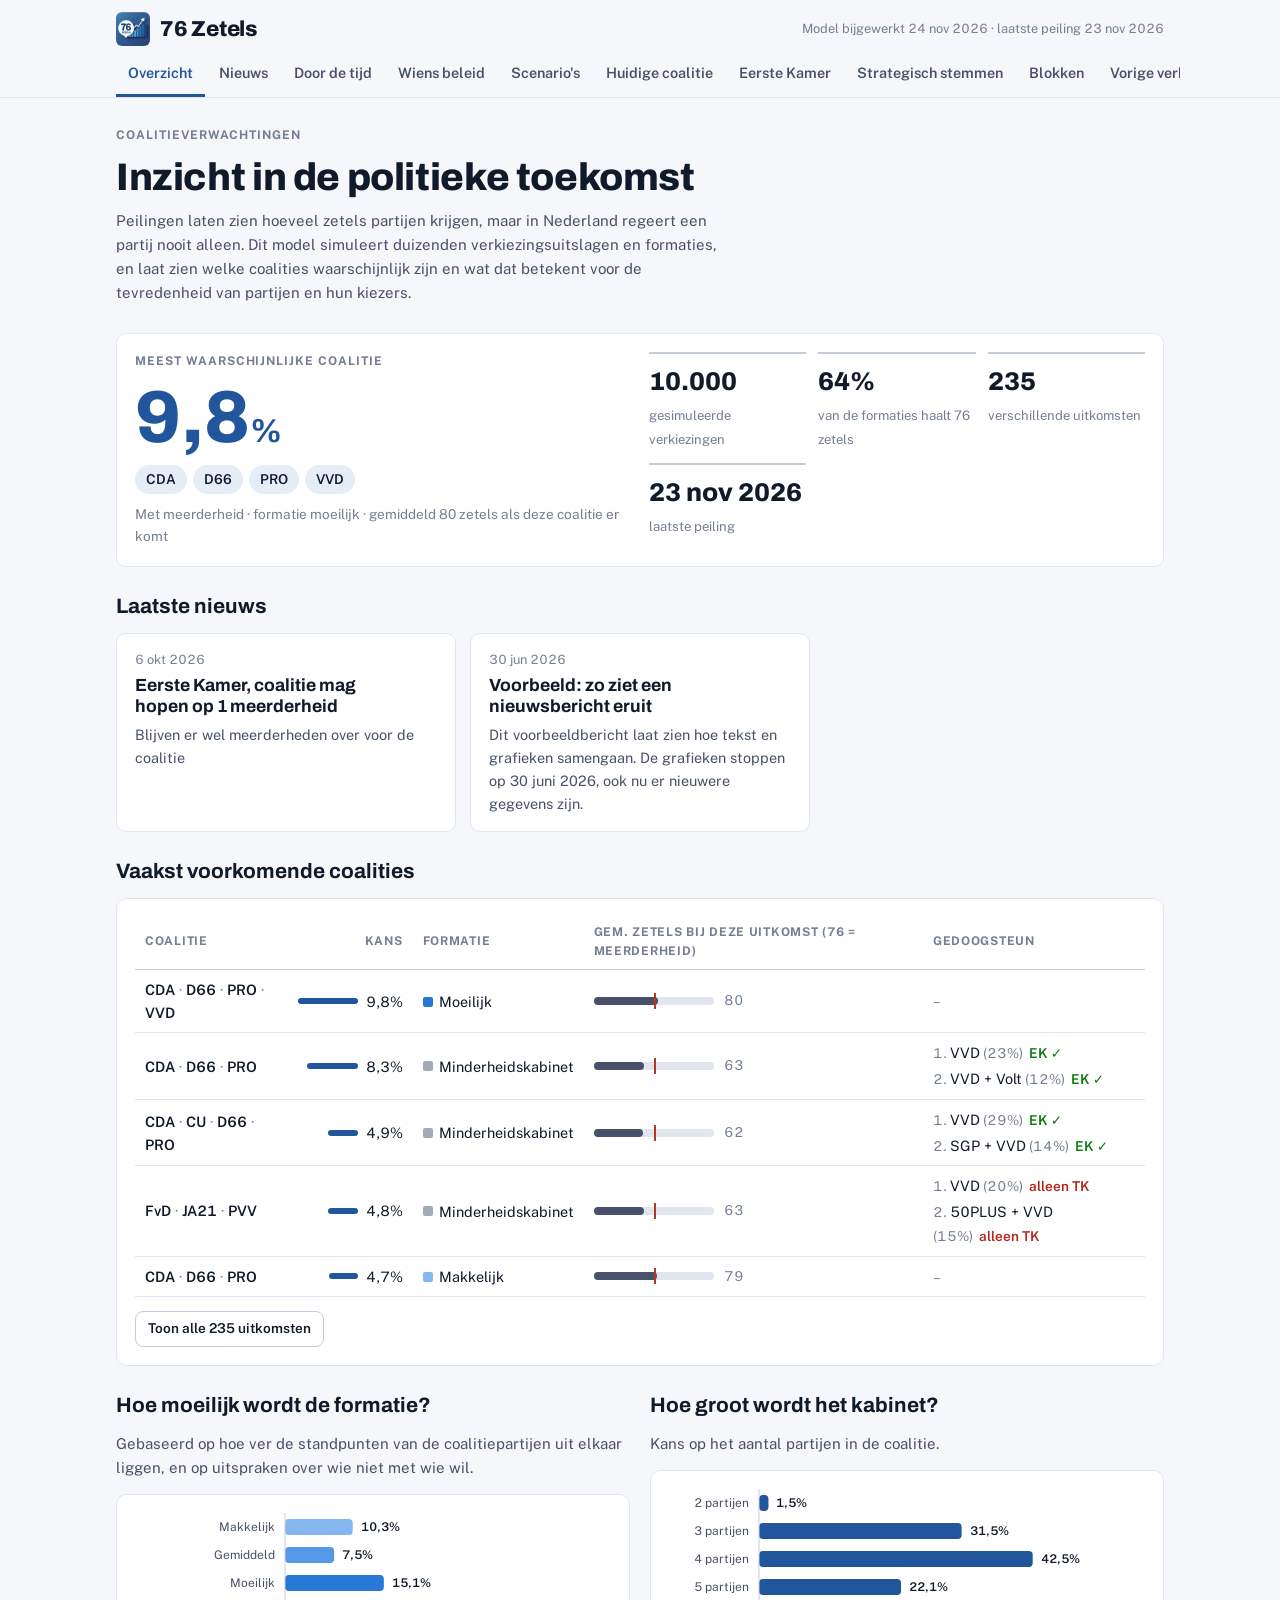
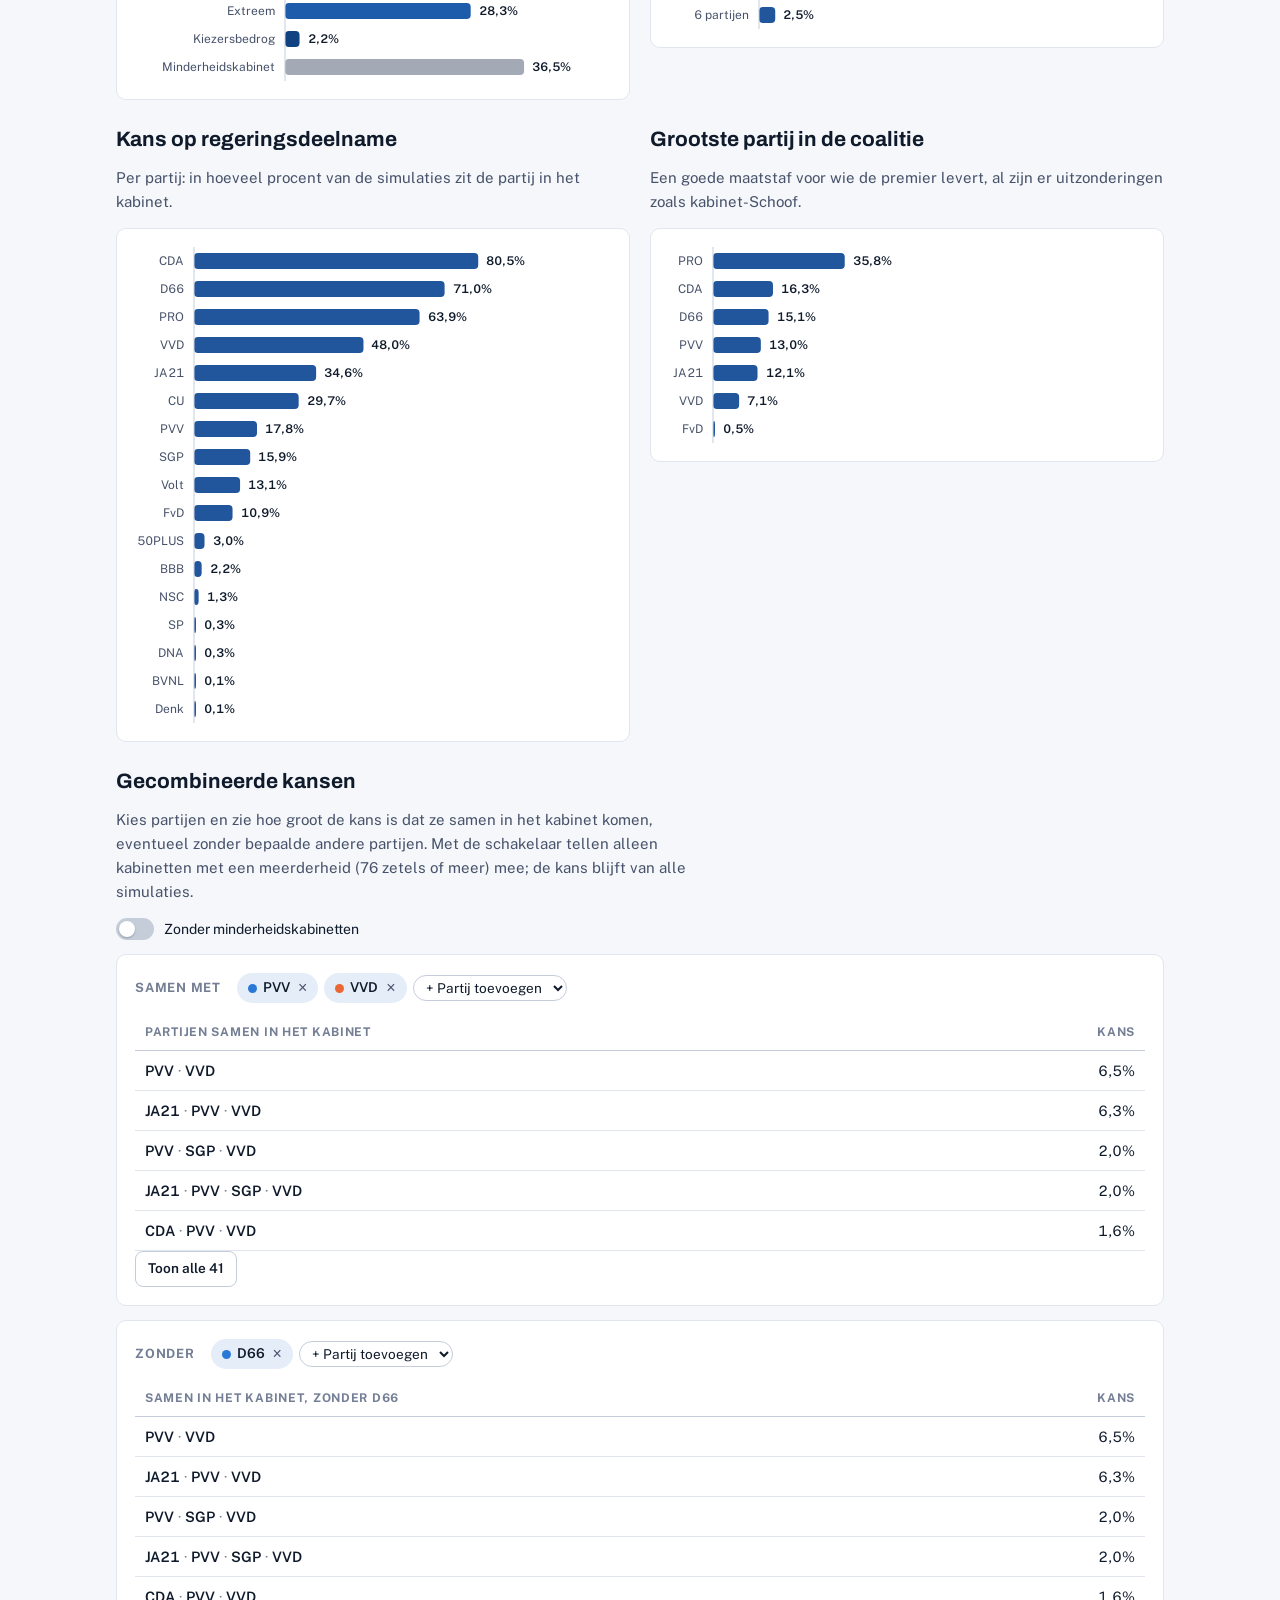
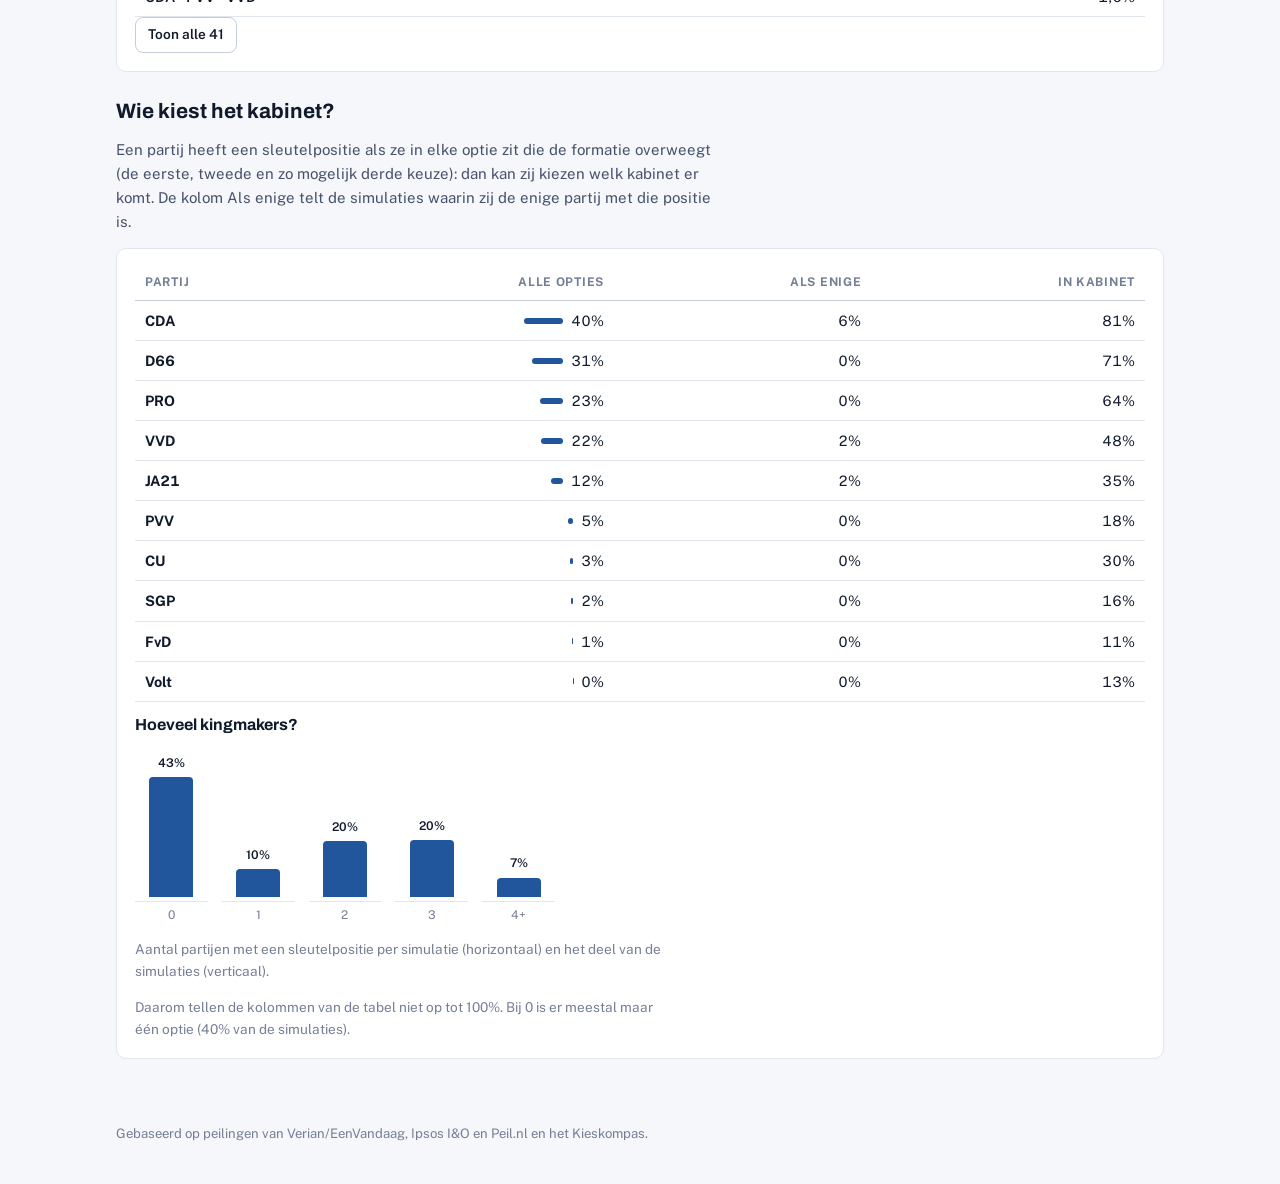
<file: index.html>
<!doctype html>
<html lang="nl">
<head>
<meta charset="utf-8">
<meta name="viewport" content="width=device-width, initial-scale=1, viewport-fit=cover">
<title>76 Zetels · Wie gaat er regeren? Coalitiekansen op basis van de peilingen</title>
<meta name="description" content="Wie gaat er regeren? Meest waarschijnlijke coalitie: CDA, D66, PRO en VVD (10%). Kans op het kabinet: CDA 81%, D66 71%, PRO 64%, VVD 48%. Op basis van de peilingen tot 23 november 2026.">
<link rel="canonical" href="https://76zetels.com/">
<meta name="theme-color" content="#f5f7fa" media="(prefers-color-scheme: light)">
<meta name="theme-color" content="#0d121a" media="(prefers-color-scheme: dark)">
<meta property="og:type" content="website">
<meta property="og:site_name" content="76 Zetels">
<meta property="og:locale" content="nl_NL">
<meta property="og:url" content="https://76zetels.com/">
<meta property="og:title" content="76 Zetels · Wie gaat er regeren?">
<meta property="og:description" content="Wie gaat er regeren? Meest waarschijnlijke coalitie: CDA, D66, PRO en VVD (10%). Kans op het kabinet: CDA 81%, D66 71%, PRO 64%, VVD 48%. Op basis van de peilingen tot 23 november 2026.">
<meta property="og:image" content="https://76zetels.com/social/out/og.png">
<meta property="og:image:width" content="1200">
<meta property="og:image:height" content="630">
<meta property="og:image:alt" content="De meest waarschijnlijke coalities volgens het model van 76 Zetels">
<meta name="twitter:card" content="summary_large_image">
<meta name="twitter:title" content="76 Zetels · Wie gaat er regeren?">
<meta name="twitter:description" content="Wie gaat er regeren? Meest waarschijnlijke coalitie: CDA, D66, PRO en VVD (10%). Kans op het kabinet: CDA 81%, D66 71%, PRO 64%, VVD 48%. Op basis van de peilingen tot 23 november 2026.">
<meta name="twitter:image" content="https://76zetels.com/social/out/og.png">
<link rel="icon" href="icon.png">
<link rel="apple-touch-icon" href="icon.png">
<link rel="preconnect" href="https://fonts.googleapis.com">
<link rel="preconnect" href="https://fonts.gstatic.com" crossorigin>
<link rel="stylesheet" href="https://fonts.googleapis.com/css2?family=Archivo:wght@600;700;800&family=Public+Sans:wght@400;600;700&display=swap">
<link rel="stylesheet" href="style.css">
<script type="application/ld+json">{"@context": "https://schema.org", "@type": "WebSite", "name": "76 Zetels", "url": "https://76zetels.com/", "inLanguage": "nl-NL"}</script>
<script type="application/ld+json">{"@context": "https://schema.org", "@type": "Dataset", "name": "76 Zetels: coalitiekansen op basis van de peilingen", "description": "Kansen op coalities, kabinetsdeelname per partij, formatiemoeilijkheid en een meerderheid in de Eerste Kamer, berekend uit duizenden gesimuleerde verkiezingen en formaties op basis van de Nederlandse peilingen.", "url": "https://76zetels.com/", "inLanguage": "nl-NL", "keywords": ["formatie", "coalitie", "peilingen", "Tweede Kamer", "Eerste Kamer", "verkiezingen", "kabinet"], "spatialCoverage": {"@type": "Place", "name": "Nederland"}, "creator": {"@type": "Organization", "name": "76 Zetels", "url": "https://76zetels.com/"}, "dateModified": "2026-11-23"}</script>
</head>
<body>
<header class="site-header">
  <div class="header-inner">
    <a class="brand" href="#overzicht"><img src="icon.png" alt=""><span>76 Zetels</span></a>
    <span class="stamp" id="stamp"></span>
  </div>
  <nav class="tabs" id="tabs" aria-label="Pagina's"></nav>
</header>
<main id="main"><div class="prerender">
<h1>Wie gaat er regeren?</h1>
<p>Peilingen laten zien hoeveel zetels partijen krijgen, maar in Nederland regeert een partij nooit alleen.
Dit model simuleert duizenden verkiezingsuitslagen en formaties, en laat zien welke coalities waarschijnlijk zijn.
Bijgewerkt met de peilingen tot 23 november 2026.</p>
<h2>Meest waarschijnlijke coalities</h2>
<ol><li>CDA, D66, PRO en VVD: 10%, met meerderheid (gemiddeld 80 zetels als deze coalitie er komt)</li><li>CDA, D66 en PRO: 8%, zonder meerderheid (gemiddeld 63 zetels als deze coalitie er komt)</li><li>CDA, CU, D66 en PRO: 5%, zonder meerderheid (gemiddeld 62 zetels als deze coalitie er komt)</li><li>FvD, JA21 en PVV: 5%, zonder meerderheid (gemiddeld 63 zetels als deze coalitie er komt)</li><li>CDA, D66 en PRO: 5%, met meerderheid (gemiddeld 79 zetels als deze coalitie er komt)</li></ol>
<p>Kans op een kabinet zonder meerderheid van 76 zetels: 36%.</p>
<h2>Kans op een plek in het kabinet</h2>
<ul><li>CDA: 81%</li><li>D66: 71%</li><li>PRO: 64%</li><li>VVD: 48%</li><li>JA21: 35%</li><li>CU: 30%</li><li>PVV: 18%</li><li>SGP: 16%</li><li>Volt: 13%</li><li>FvD: 11%</li></ul>
<h2>Nieuws</h2><ul><li><a href="https://76zetels.com/nieuws/2026-10-06-eerste-kamer-coalitie-mag-hopen-op-1-meerderheid/">Eerste Kamer, coalitie mag hopen op 1 meerderheid</a> (6 oktober 2026) Blijven er wel meerderheden over voor de coalitie</li><li><a href="https://76zetels.com/nieuws/2026-06-30-voorbeeld-nieuwsbericht/">Voorbeeld: zo ziet een nieuwsbericht eruit</a> (30 juni 2026) Dit voorbeeldbericht laat zien hoe tekst en grafieken samengaan. De grafieken stoppen op 30 juni 2026, ook nu er nieuwere gegevens zijn.</li></ul>
<p class="loading">Gegevens laden…</p>
</div></main>
<footer>Gebaseerd op peilingen van Verian/EenVandaag, Ipsos I&amp;O en Peil.nl en het Kieskompas.</footer>
<script src="app.js"></script>
</body>
</html>
</file>
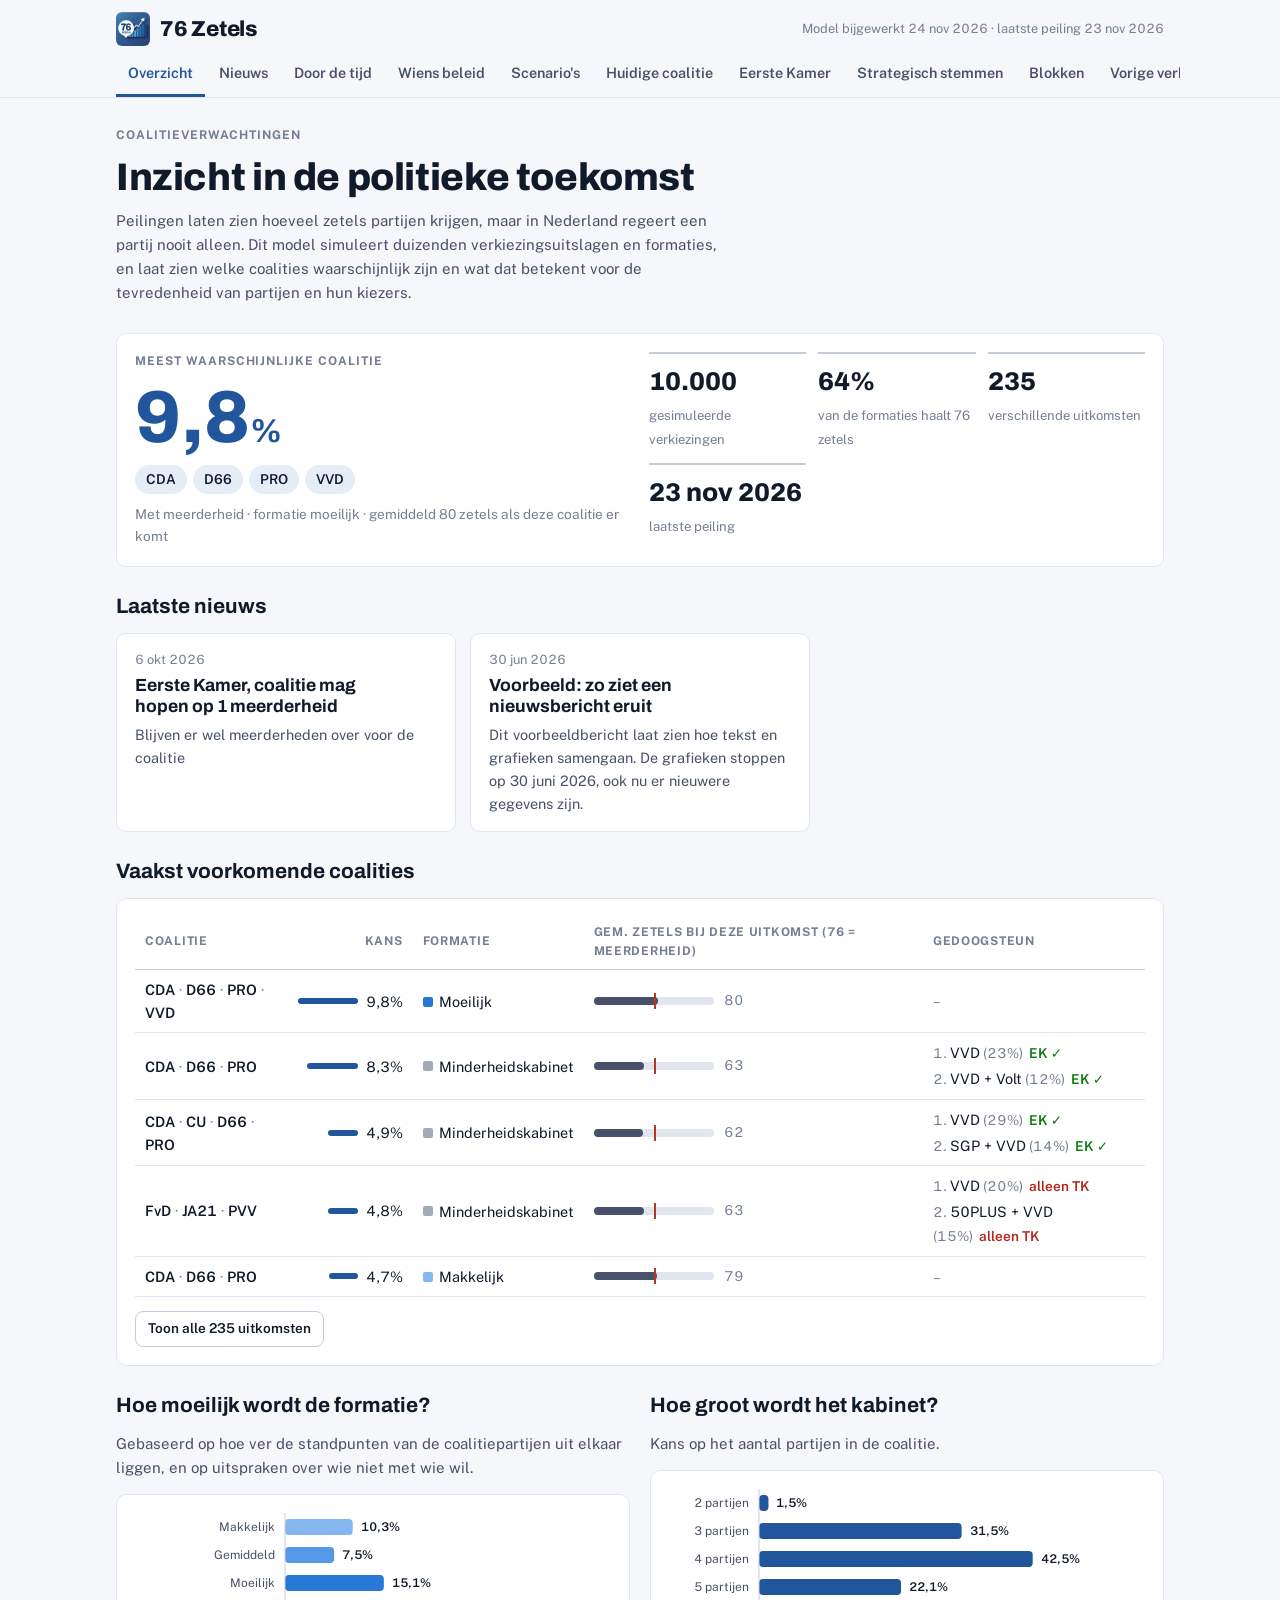
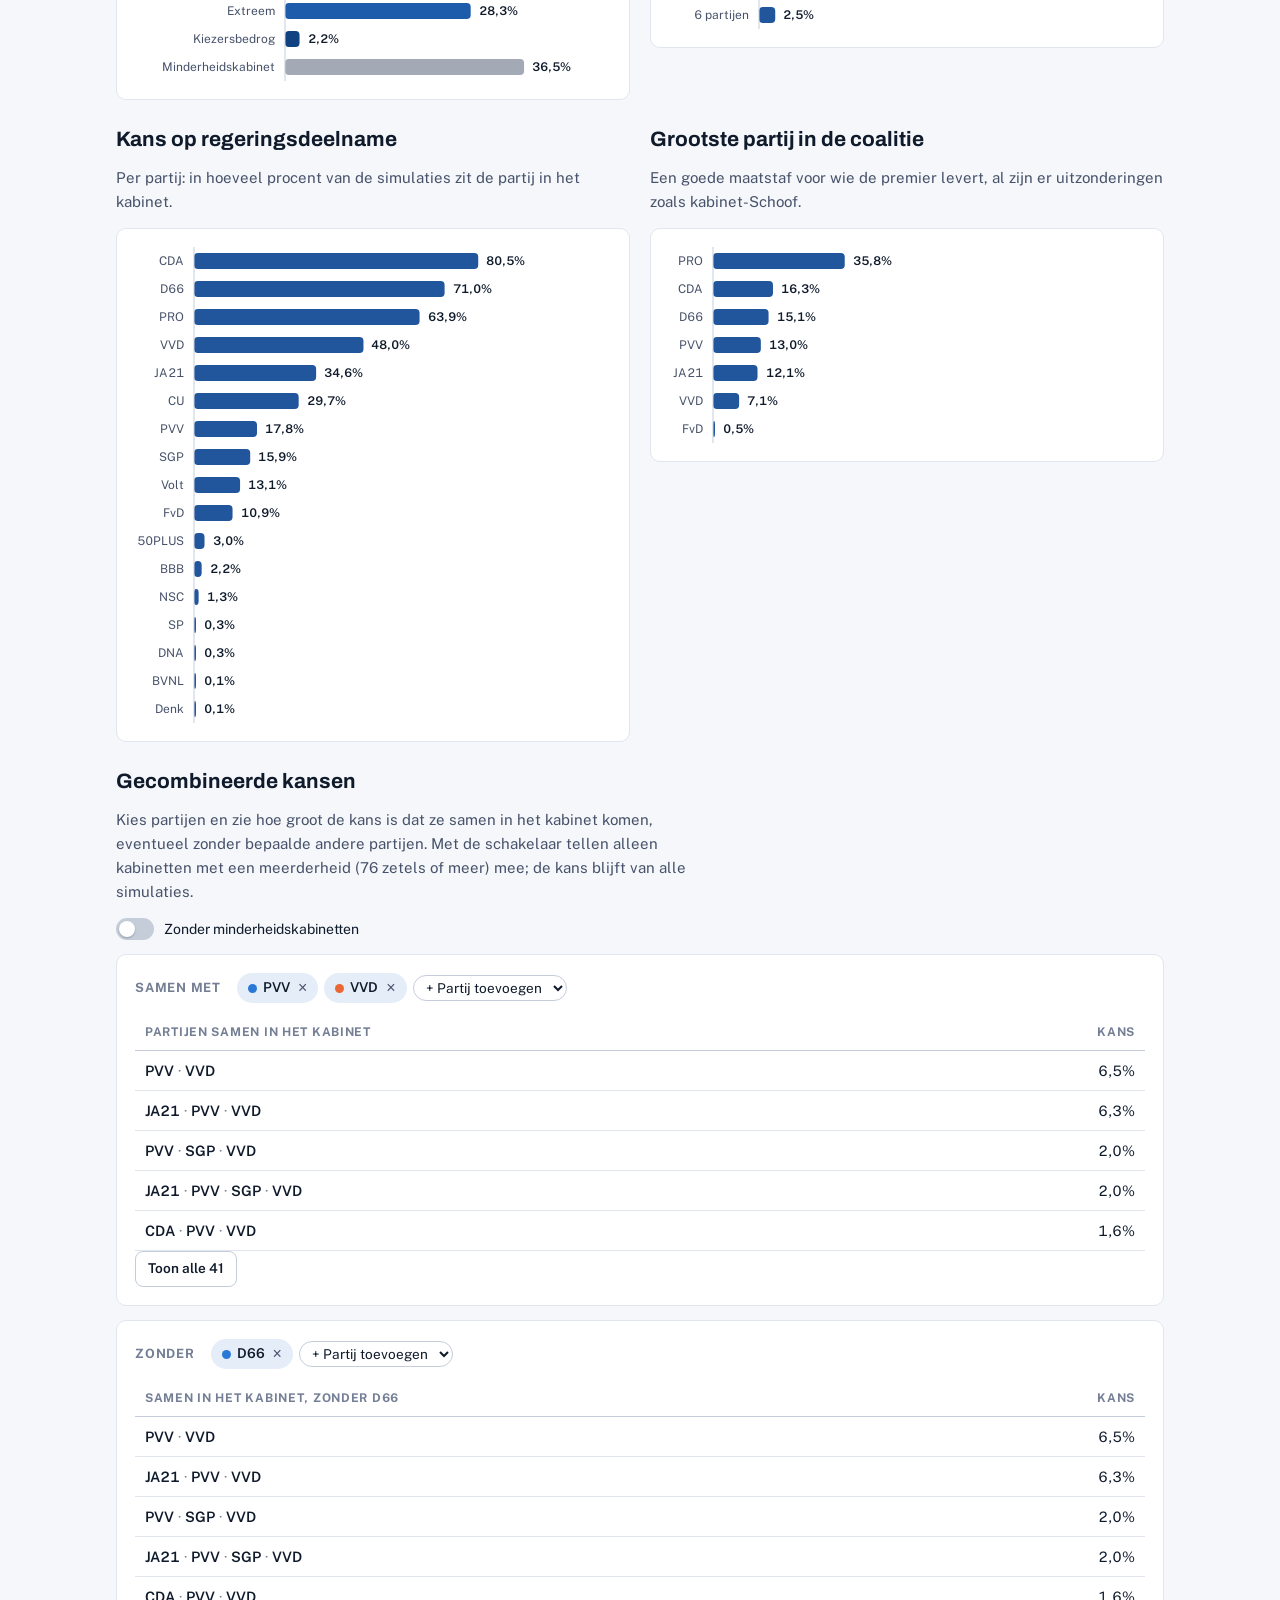
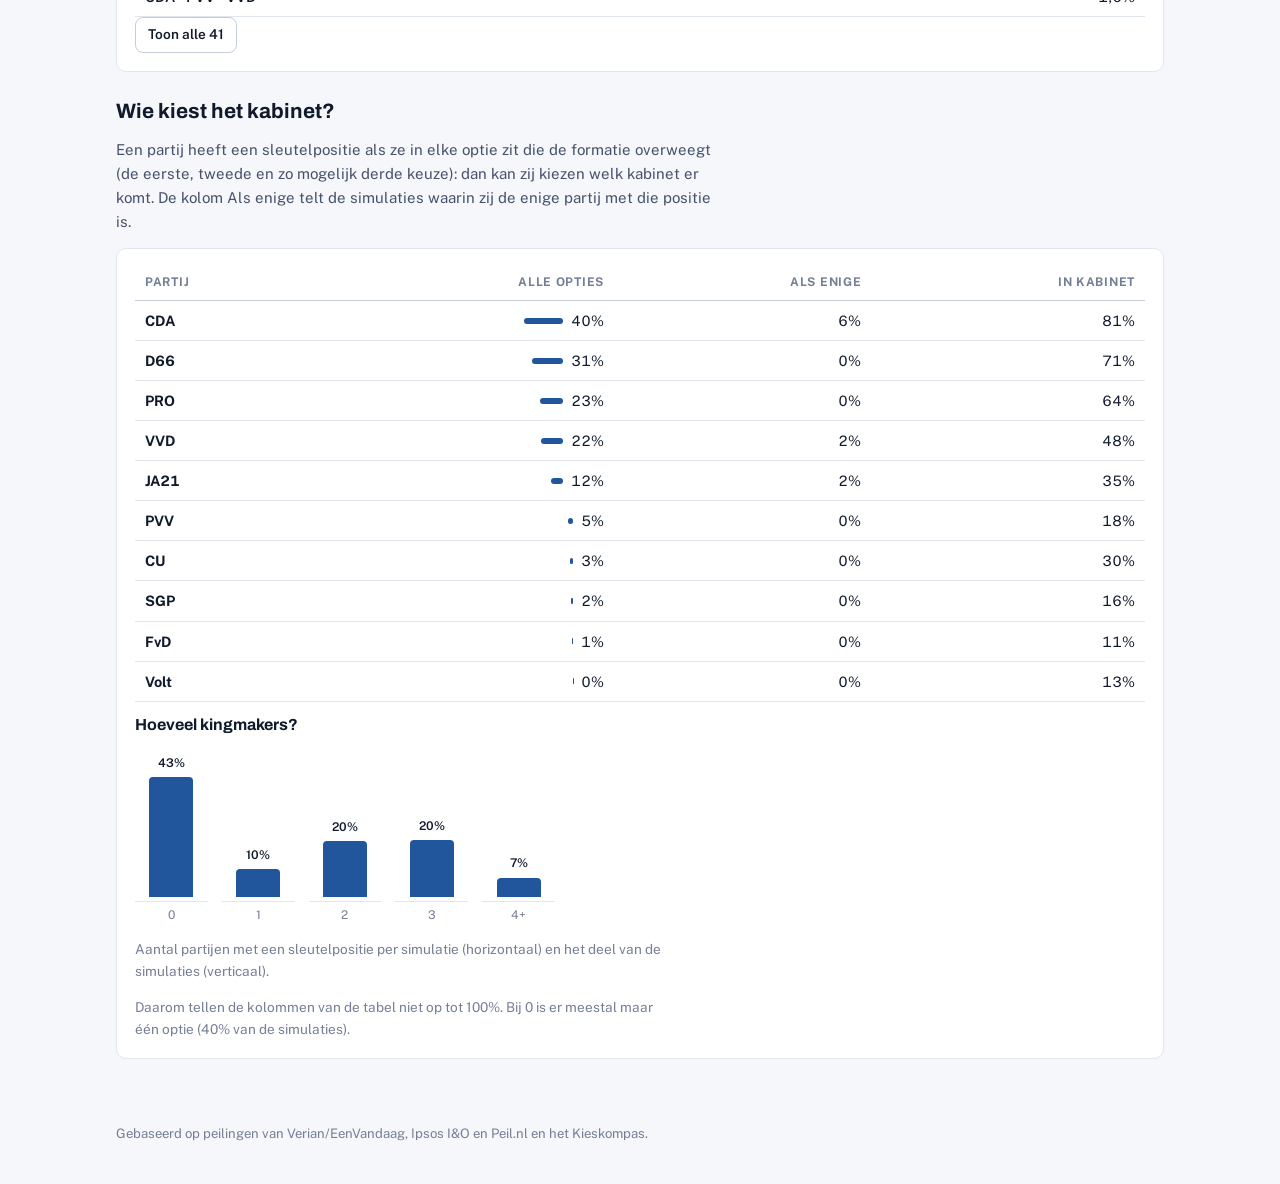
<file: nieuws/2026-06-30-voorbeeld-nieuwsbericht/index.html>
<!doctype html>
<html lang="nl">
<head>
<meta charset="utf-8">
<base href="/">
<meta name="viewport" content="width=device-width, initial-scale=1, viewport-fit=cover">
<title>Voorbeeld: zo ziet een nieuwsbericht eruit · 76 Zetels</title>
<meta name="description" content="Dit voorbeeldbericht laat zien hoe tekst en grafieken samengaan. De grafieken stoppen op 30 juni 2026, ook nu er nieuwere gegevens zijn.">
<link rel="canonical" href="https://76zetels.com/nieuws/2026-06-30-voorbeeld-nieuwsbericht/">
<meta name="theme-color" content="#f5f7fa" media="(prefers-color-scheme: light)">
<meta name="theme-color" content="#0d121a" media="(prefers-color-scheme: dark)">
<meta property="og:type" content="article">
<meta property="article:published_time" content="2026-06-30">
<meta property="og:site_name" content="76 Zetels">
<meta property="og:locale" content="nl_NL">
<meta property="og:url" content="https://76zetels.com/nieuws/2026-06-30-voorbeeld-nieuwsbericht/">
<meta property="og:title" content="Voorbeeld: zo ziet een nieuwsbericht eruit">
<meta property="og:description" content="Dit voorbeeldbericht laat zien hoe tekst en grafieken samengaan. De grafieken stoppen op 30 juni 2026, ook nu er nieuwere gegevens zijn.">
<meta property="og:image" content="https://76zetels.com/social/out/og.png">
<meta property="og:image:width" content="1200">
<meta property="og:image:height" content="630">
<meta property="og:image:alt" content="De meest waarschijnlijke coalities volgens het model van 76 Zetels">
<meta name="twitter:card" content="summary_large_image">
<meta name="twitter:title" content="Voorbeeld: zo ziet een nieuwsbericht eruit">
<meta name="twitter:description" content="Dit voorbeeldbericht laat zien hoe tekst en grafieken samengaan. De grafieken stoppen op 30 juni 2026, ook nu er nieuwere gegevens zijn.">
<meta name="twitter:image" content="https://76zetels.com/social/out/og.png">
<link rel="icon" href="icon.png">
<link rel="apple-touch-icon" href="icon.png">
<link rel="preconnect" href="https://fonts.googleapis.com">
<link rel="preconnect" href="https://fonts.gstatic.com" crossorigin>
<link rel="stylesheet" href="https://fonts.googleapis.com/css2?family=Archivo:wght@600;700;800&family=Public+Sans:wght@400;600;700&display=swap">
<link rel="stylesheet" href="style.css">
<script type="application/ld+json">{"@context": "https://schema.org", "@type": "BlogPosting", "headline": "Voorbeeld: zo ziet een nieuwsbericht eruit", "description": "Dit voorbeeldbericht laat zien hoe tekst en grafieken samengaan. De grafieken stoppen op 30 juni 2026, ook nu er nieuwere gegevens zijn.", "datePublished": "2026-06-30", "inLanguage": "nl-NL", "url": "https://76zetels.com/nieuws/2026-06-30-voorbeeld-nieuwsbericht/", "mainEntityOfPage": "https://76zetels.com/nieuws/2026-06-30-voorbeeld-nieuwsbericht/", "image": "https://76zetels.com/social/out/og.png", "author": {"@type": "Organization", "name": "76 Zetels", "url": "https://76zetels.com/"}, "publisher": {"@type": "Organization", "name": "76 Zetels", "url": "https://76zetels.com/", "logo": {"@type": "ImageObject", "url": "https://76zetels.com/icon.png"}}}</script>
</head>
<body>
<header class="site-header">
  <div class="header-inner">
    <a class="brand" href="#overzicht"><img src="icon.png" alt=""><span>76 Zetels</span></a>
    <span class="stamp" id="stamp"></span>
  </div>
  <nav class="tabs" id="tabs" aria-label="Pagina's"></nav>
</header>
<main id="main"><article class="post prerender">
<a href="/#nieuws">← Nieuws</a>
<h1>Voorbeeld: zo ziet een nieuwsbericht eruit</h1>
<time datetime="2026-06-30">30 juni 2026</time>
<p>Dit voorbeeldbericht laat zien hoe tekst en grafieken samengaan. De grafieken stoppen op 30 juni 2026, ook nu er nieuwere gegevens zijn.</p>
<p>Dit is een <strong>voorbeeldbericht</strong>. Je kunt het verwijderen zodra je je eerste echte bericht hebt geschreven.</p>
<p>Elk bericht toont de grafieken zoals ze waren op de datum van het bericht. Dit bericht is gedateerd op 30 juni 2026, dus de grafieken hieronder lopen tot en met die dag, ook al zijn er inmiddels nieuwere peilingen en modeluitkomsten.</p>
<blockquote>Tip: een bericht zonder grafiekcode krijgt automatisch de meest waarschijnlijke coalities en de zetelverdeling op de datum van het bericht.</blockquote>
<p class="loading">Grafieken laden…</p>
</article></main>
<footer>Gebaseerd op peilingen van Verian/EenVandaag, Ipsos I&amp;O en Peil.nl en het Kieskompas.</footer>
<script src="app.js"></script>
</body>
</html>
</file>
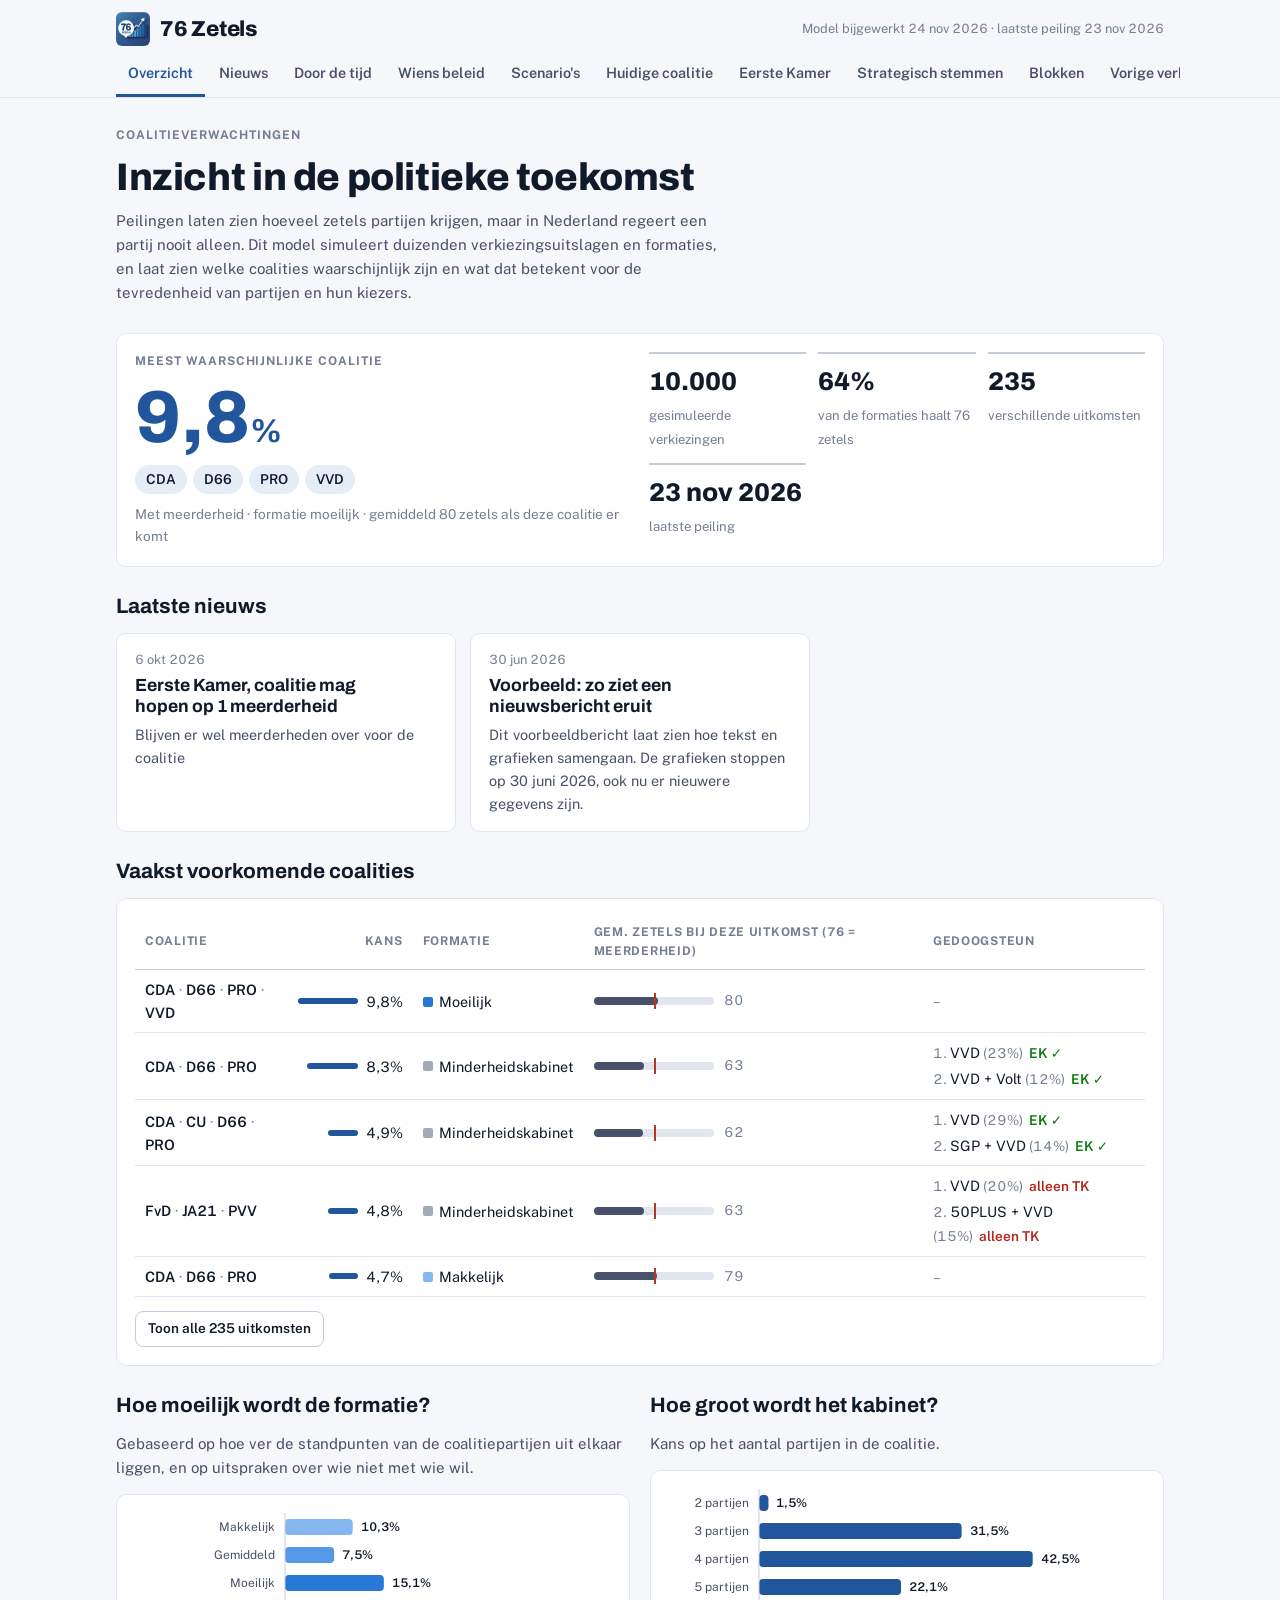
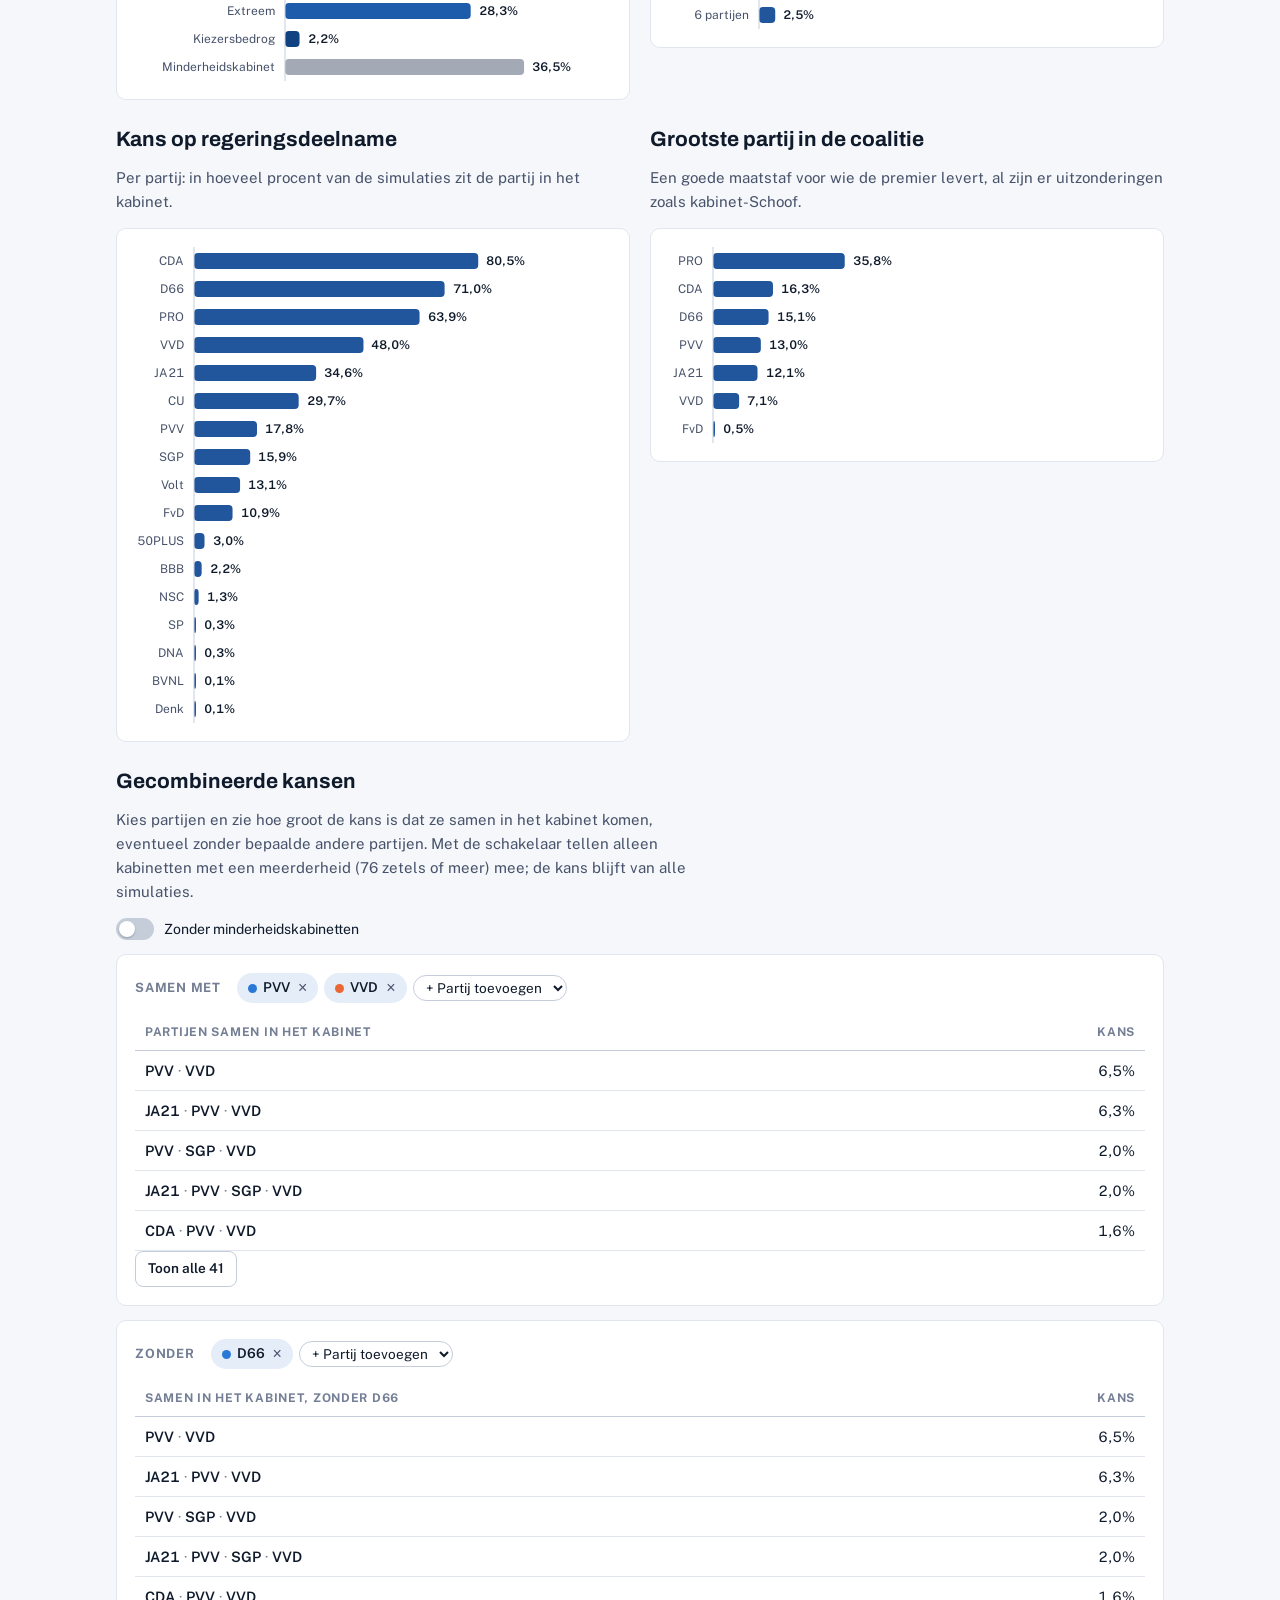
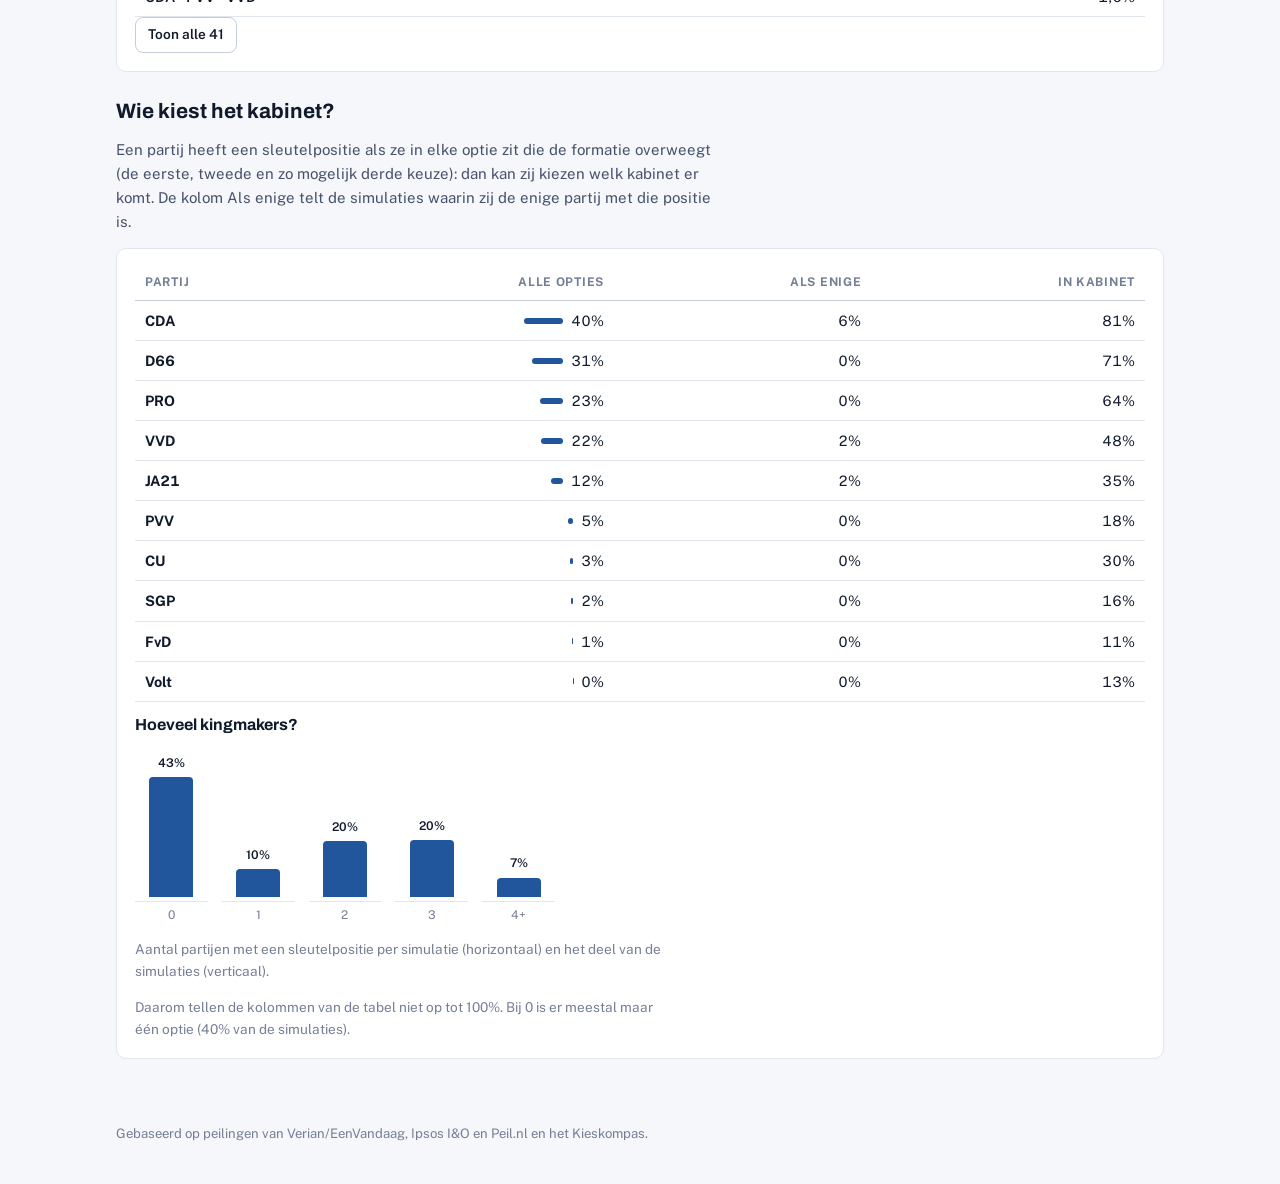
<file: nieuws/2026-10-06-eerste-kamer-coalitie-mag-hopen-op-1-meerderheid/index.html>
<!doctype html>
<html lang="nl">
<head>
<meta charset="utf-8">
<base href="/">
<meta name="viewport" content="width=device-width, initial-scale=1, viewport-fit=cover">
<title>Eerste Kamer, coalitie mag hopen op 1 meerderheid · 76 Zetels</title>
<meta name="description" content="Blijven er wel meerderheden over voor de coalitie">
<link rel="canonical" href="https://76zetels.com/nieuws/2026-10-06-eerste-kamer-coalitie-mag-hopen-op-1-meerderheid/">
<meta name="theme-color" content="#f5f7fa" media="(prefers-color-scheme: light)">
<meta name="theme-color" content="#0d121a" media="(prefers-color-scheme: dark)">
<meta property="og:type" content="article">
<meta property="article:published_time" content="2026-10-06">
<meta property="og:site_name" content="76 Zetels">
<meta property="og:locale" content="nl_NL">
<meta property="og:url" content="https://76zetels.com/nieuws/2026-10-06-eerste-kamer-coalitie-mag-hopen-op-1-meerderheid/">
<meta property="og:title" content="Eerste Kamer, coalitie mag hopen op 1 meerderheid">
<meta property="og:description" content="Blijven er wel meerderheden over voor de coalitie">
<meta property="og:image" content="https://76zetels.com/social/out/og.png">
<meta property="og:image:width" content="1200">
<meta property="og:image:height" content="630">
<meta property="og:image:alt" content="De meest waarschijnlijke coalities volgens het model van 76 Zetels">
<meta name="twitter:card" content="summary_large_image">
<meta name="twitter:title" content="Eerste Kamer, coalitie mag hopen op 1 meerderheid">
<meta name="twitter:description" content="Blijven er wel meerderheden over voor de coalitie">
<meta name="twitter:image" content="https://76zetels.com/social/out/og.png">
<link rel="icon" href="icon.png">
<link rel="apple-touch-icon" href="icon.png">
<link rel="preconnect" href="https://fonts.googleapis.com">
<link rel="preconnect" href="https://fonts.gstatic.com" crossorigin>
<link rel="stylesheet" href="https://fonts.googleapis.com/css2?family=Archivo:wght@600;700;800&family=Public+Sans:wght@400;600;700&display=swap">
<link rel="stylesheet" href="style.css">
<script type="application/ld+json">{"@context": "https://schema.org", "@type": "BlogPosting", "headline": "Eerste Kamer, coalitie mag hopen op 1 meerderheid", "description": "Blijven er wel meerderheden over voor de coalitie", "datePublished": "2026-10-06", "inLanguage": "nl-NL", "url": "https://76zetels.com/nieuws/2026-10-06-eerste-kamer-coalitie-mag-hopen-op-1-meerderheid/", "mainEntityOfPage": "https://76zetels.com/nieuws/2026-10-06-eerste-kamer-coalitie-mag-hopen-op-1-meerderheid/", "image": "https://76zetels.com/social/out/og.png", "author": {"@type": "Organization", "name": "76 Zetels", "url": "https://76zetels.com/"}, "publisher": {"@type": "Organization", "name": "76 Zetels", "url": "https://76zetels.com/", "logo": {"@type": "ImageObject", "url": "https://76zetels.com/icon.png"}}}</script>
</head>
<body>
<header class="site-header">
  <div class="header-inner">
    <a class="brand" href="#overzicht"><img src="icon.png" alt=""><span>76 Zetels</span></a>
    <span class="stamp" id="stamp"></span>
  </div>
  <nav class="tabs" id="tabs" aria-label="Pagina's"></nav>
</header>
<main id="main"><article class="post prerender">
<a href="/#nieuws">← Nieuws</a>
<h1>Eerste Kamer, coalitie mag hopen op 1 meerderheid</h1>
<time datetime="2026-10-06">6 oktober 2026</time>
<p>Blijven er wel meerderheden over voor de coalitie</p>
<p>De snel afnemende peilingen van de coalitiepartijen wordt momenteel nog niet opgevangen door een vergelijkbare toename bij hun gehoopte partners. Door de verdeling van de coalitiecijfers aan links en rechts wordt het moeilijker om over zowel links als rechte gaan. Over links lijkt een meerderheid nog waarschijnlijk, maar de trend zal gekeerd moeten worden. De hoop van VVD, om over rechts te gaan, lijkt sneller te verdampen, een rechtssamenwerking verband lijkt verder weg dan 3 maanden geleden.</p>
<p>Het lijkt erop dat terwijl de coalitie partijen elkaar bevechten en JA21 en PRO hierdoor groeien, misschien wel niemand een meerderheid kan vinden.</p>
<p class="loading">Grafieken laden…</p>
</article></main>
<footer>Gebaseerd op peilingen van Verian/EenVandaag, Ipsos I&amp;O en Peil.nl en het Kieskompas.</footer>
<script src="app.js"></script>
</body>
</html>
</file>
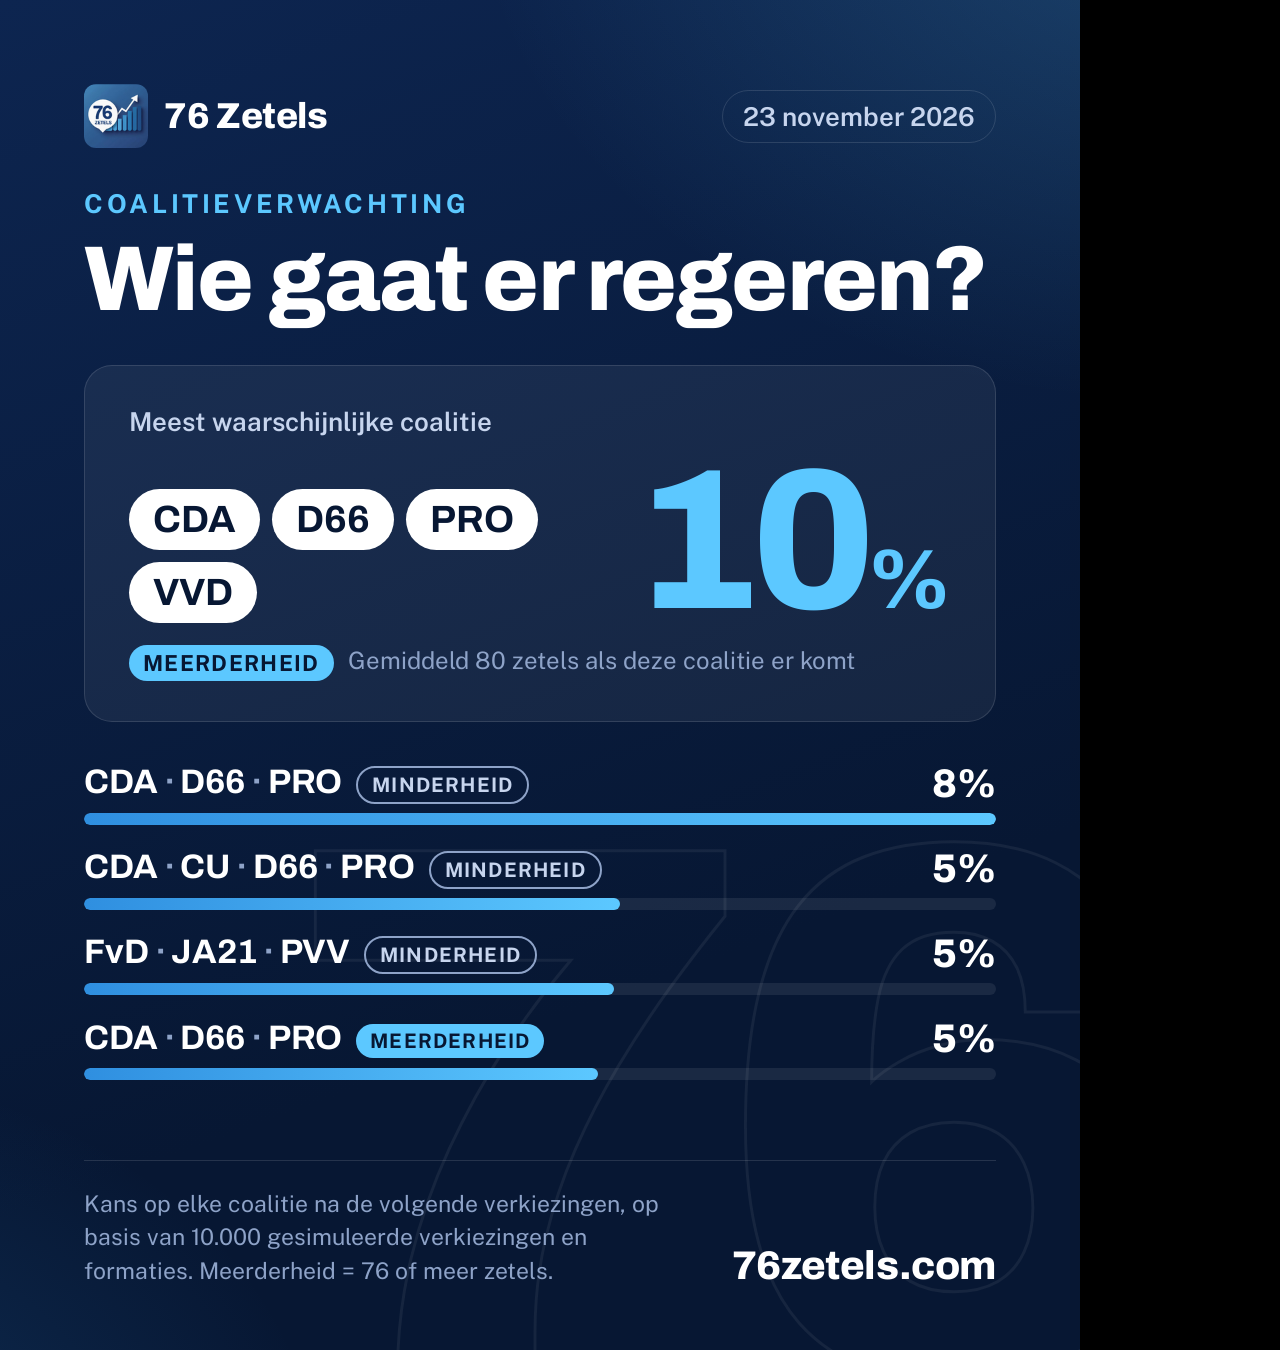
<file: social/cards.html>
<!doctype html>
<html lang="nl">
<head>
<meta charset="utf-8">
<title>76 Zetels – social cards</title>
<!-- Social media cards (1080x1350). Open cards.html#coalities, #kansen, #premier, #formatie, #trend, #eerstekamer,
     #zetels, #halfrond, #blokken, #blokkentrend, #blokkenhistorie, #onmisbaar or an own card
     #combinatie?met=VVD&zonder=PRO,PVV or #ekcombinatie?partijen=CDA,D66,VVD (optional &titel=...);
     make_assets.py screenshots each card to a PNG. Data: ../data/current.json -->
<style id="fonts">
@font-face { font-family: "Archivo"; font-weight: 700; src: url(fonts/archivo-latin-700-normal.woff2) format("woff2"); }
@font-face { font-family: "Archivo"; font-weight: 800; src: url(fonts/archivo-latin-800-normal.woff2) format("woff2"); }
@font-face { font-family: "Public Sans"; font-weight: 400; src: url(fonts/public-sans-latin-400-normal.woff2) format("woff2"); }
@font-face { font-family: "Public Sans"; font-weight: 600; src: url(fonts/public-sans-latin-600-normal.woff2) format("woff2"); }
@font-face { font-family: "Public Sans"; font-weight: 700; src: url(fonts/public-sans-latin-700-normal.woff2) format("woff2"); }
</style>
<script>
  // absolute font addresses, so the copy html2canvas makes (cardToBlob) finds them too
  { const f = document.getElementById("fonts"); f.textContent = f.textContent.replace(/url\(fonts\//g, `url(${new URL("fonts/", location.href)}`); }
</script>
<style>
/* One fixed look (these are images): deep navy from the logo, one bright accent. */
:root {
  --navy-0: #071733;
  --navy-1: #0d2550;
  --navy-2: #17407f;
  --ink: #ffffff;
  --ink-2: #c7d5ee;
  --muted: #8ea3c8;
  --line: rgba(255, 255, 255, 0.12);
  --accent: #5cc8ff;
  --accent-2: #2f8fe0;
  --track: rgba(255, 255, 255, 0.08);
  --up: #7be3a5;
  --down: #ff9a8b;
  --display: "Archivo", "Arial Narrow", sans-serif;
  --body: "Public Sans", "Liberation Sans", sans-serif;
  color-scheme: dark;
}
* { box-sizing: border-box; margin: 0; }
html, body { background: #000; }
body { font-family: var(--body); color: var(--ink); }

.card {
  position: relative; overflow: hidden;
  width: 1080px; height: 1350px; padding: 84px 84px 72px;
  display: flex; flex-direction: column; gap: 40px;
  background:
    radial-gradient(1200px 900px at 110% -10%, rgba(92, 200, 255, 0.22), transparent 60%),
    radial-gradient(900px 700px at -20% 110%, rgba(47, 143, 224, 0.20), transparent 60%),
    linear-gradient(160deg, var(--navy-1), var(--navy-0) 70%);
  font-variant-numeric: tabular-nums;
}
/* the giant "76" watermark: the majority line this whole site is about */
.card::before {
  content: "76"; position: absolute; right: -60px; bottom: -150px;
  font: 800 760px/1 var(--display); letter-spacing: -0.06em;
  color: transparent; -webkit-text-stroke: 3px rgba(255, 255, 255, 0.06);
  pointer-events: none;
}
.card > * { position: relative; }

.top { display: flex; justify-content: space-between; align-items: center; }
.brand { display: flex; align-items: center; gap: 16px; font: 800 36px var(--display); letter-spacing: -0.01em; }
.brand img { width: 64px; height: 64px; border-radius: 12px; }
.date { font: 600 26px var(--body); color: var(--ink-2); padding: 10px 20px; border: 1.5px solid var(--line); border-radius: 999px; }

.eyebrow { font: 700 26px var(--body); letter-spacing: 0.14em; text-transform: uppercase; color: var(--accent); }
h1 { font: 800 92px/1.0 var(--display); letter-spacing: -0.02em; text-wrap: balance; margin-top: 14px; }

/* coalitions card */
.hero { padding: 40px 44px; border-radius: 28px; background: rgba(255, 255, 255, 0.06); border: 1.5px solid var(--line); display: grid; gap: 22px; }
.hero-row { display: flex; align-items: flex-end; justify-content: space-between; gap: 24px; }
.hero .label { font: 600 26px var(--body); color: var(--ink-2); }
.hero .big { font: 800 200px/0.82 var(--display); letter-spacing: -0.04em; color: var(--accent); }
.hero .big small { font-size: 0.42em; letter-spacing: 0; }
.chips { display: flex; flex-wrap: wrap; gap: 12px; }
.chip { font: 700 38px var(--display); padding: 10px 24px; border-radius: 999px; background: var(--ink); color: var(--navy-0); }
.hero .meta { font: 400 24px var(--body); color: var(--muted); }

.rows { display: grid; gap: 22px; }
.row { display: grid; grid-template-columns: 1fr 150px; align-items: center; gap: 8px 24px; }
.row .name { font: 700 34px var(--display); letter-spacing: -0.005em; }
.row .name .sep { color: var(--muted); font-weight: 400; padding: 0 6px; }
.row .val { font: 800 40px var(--display); text-align: right; }
.tag { display: inline-block; vertical-align: middle; margin-left: 14px; padding: 5px 14px; border-radius: 999px;
  font: 700 20px var(--body); letter-spacing: 0.06em; text-transform: uppercase; }
.tag.maj { background: var(--accent); color: var(--navy-0); }
.tag.min { border: 2px solid var(--muted); color: var(--ink-2); }
.hero .tag { margin-left: 0; margin-right: 14px; font-size: 22px; }
.bar { grid-column: 1 / -1; height: 12px; border-radius: 6px; background: var(--track); overflow: hidden; }
.bar i { display: block; height: 100%; border-radius: 6px; background: linear-gradient(90deg, var(--accent-2), var(--accent)); }

/* bar-chart cards */
.chart { display: grid; gap: 10px; }
.compact h1 { font-size: 80px; }
.prow { display: grid; grid-template-columns: 170px 1fr 120px 110px; align-items: center; gap: 18px; height: 50px; }
.prow .p { font: 700 32px var(--display); text-align: right; }
.prow .track { position: relative; height: 34px; }
.prow .track i { position: absolute; inset: 0 auto 0 0; border-radius: 0 8px 8px 0; background: linear-gradient(90deg, var(--accent-2), var(--accent)); }
.prow.lead .track i { background: linear-gradient(90deg, #7fd8ff, #ffffff); }
.prow .v { font: 800 38px var(--display); }
.prow .d { font: 700 26px var(--body); text-align: right; }
.d.up { color: var(--up); } .d.down { color: var(--down); } .d.flat { color: var(--muted); }
.legend { font: 400 24px var(--body); color: var(--muted); }

.prow.tight { height: 44px; }
.prow.tight .p, .prow.tight .v { font-size: 30px; }
.prow.tight .track { height: 28px; }
.sub { font: 600 28px var(--body); color: var(--ink-2); margin-top: 18px; }

/* premier card */
.crown { display: flex; align-items: baseline; justify-content: space-between; gap: 24px; }
.crown .party { font: 800 150px/0.9 var(--display); letter-spacing: -0.03em; }
.crown .big { font: 800 150px/0.9 var(--display); letter-spacing: -0.04em; color: var(--accent); }
.crown .big small { font-size: 0.42em; }

/* formation card */
.split { display: grid; grid-template-columns: auto 1fr; gap: 36px; align-items: center; }
.split .big { font: 800 170px/0.85 var(--display); letter-spacing: -0.04em; color: var(--accent); }
.split .big small { font-size: 0.42em; }
.split p { font: 600 34px/1.25 var(--body); color: var(--ink); }
.dot { display: inline-block; width: 22px; height: 22px; border-radius: 6px; margin-right: 14px; vertical-align: -2px; }
.seg { display: flex; height: 54px; border-radius: 14px; overflow: hidden; gap: 4px; }
.seg i { display: block; height: 100%; }
.legend-grid { display: grid; grid-template-columns: 1fr 1fr; gap: 14px 40px; }
.legend-grid div { display: flex; justify-content: space-between; font: 600 30px var(--body); color: var(--ink-2); }
.legend-grid b { font: 800 32px var(--display); color: var(--ink); }
.sizes { display: grid; grid-template-columns: repeat(3, 1fr); gap: 18px; }
.sizes div { border: 1.5px solid var(--line); border-radius: 22px; padding: 22px 26px; display: grid; gap: 4px; }
.sizes div.top { background: rgba(92, 200, 255, 0.12); border-color: var(--accent); }
.sizes b { font: 800 64px/1 var(--display); }
.sizes span { font: 600 26px var(--body); color: var(--ink-2); }

/* trend card */
.trend svg { display: block; overflow: visible; }
.trend text { font-family: var(--body); }

/* eerste kamer card */
.ek { display: grid; gap: 12px; }
.ek-row { display: grid; grid-template-columns: 1fr auto; gap: 6px 24px; align-items: center; padding: 14px 24px 12px; border-radius: 22px; background: rgba(255, 255, 255, 0.06); border: 1.5px solid var(--line); }
.ek-row .name { font: 700 30px var(--display); display: flex; align-items: center; gap: 14px; }
.ek-row .name small { font: 600 24px var(--body); color: var(--ink-2); }
.ek-row .pct { font: 800 60px/0.9 var(--display); letter-spacing: -0.03em; }
.ek-row .pct small { font-size: 0.45em; }
.ek-row .pct .cu { display: inline-block; margin-left: 14px; font: 700 26px var(--body); letter-spacing: 0; color: var(--ink-2); vertical-align: middle; }
.ek-seats { grid-column: 1 / -1; position: relative; height: 14px; border-radius: 7px; background: var(--track); }
.ek-seats i { position: absolute; inset: 0 auto 0 0; border-radius: 7px; }
.ek-seats b { position: absolute; top: -8px; bottom: -8px; width: 3px; background: #ffffff; left: 50.67%; }
.ek-seats span { position: absolute; top: 20px; font: 600 20px var(--body); color: var(--muted); }

/* og: the landscape link preview (1200x630) for search results and social media */
.card.og { width: 1200px; height: 630px; padding: 44px 56px 36px; gap: 20px; }
.card.og::before { font-size: 400px; right: -30px; bottom: -80px; }
.og .brand { font-size: 30px; gap: 12px; }
.og .brand img { width: 52px; height: 52px; }
.og .date { font-size: 22px; padding: 8px 16px; }
.og .cols { display: grid; grid-template-columns: 430px 1fr; gap: 44px; align-items: center; }
.og .eyebrow { font-size: 20px; }
.og h1 { font-size: 66px; margin-top: 10px; }
.og .lead { margin-top: 18px; font: 600 24px/1.35 var(--body); color: var(--ink-2); }
.og .rows { gap: 16px; }
.og .row { grid-template-columns: 1fr 96px; gap: 6px 16px; }
.og .row .name { font-size: 27px; }
.og .row .val { font-size: 32px; }
.og .tag { font-size: 15px; padding: 3px 10px; margin-left: 10px; }
.og .foot { padding-top: 14px; }
.og .foot p { font-size: 18px; }
.og .foot .url { font-size: 30px; }

.spacer { flex: 1; }
.foot { display: flex; justify-content: space-between; align-items: flex-end; gap: 30px; border-top: 1.5px solid var(--line); padding-top: 26px; }
.foot p { font: 400 23px/1.45 var(--body); color: var(--muted); max-width: 640px; }
.foot .url { font: 800 40px var(--display); color: var(--ink); letter-spacing: -0.01em; }
</style>
</head>
<body>
<div id="card"></div>
<script>
"use strict";
const MONTHS = ["januari", "februari", "maart", "april", "mei", "juni", "juli", "augustus", "september", "oktober", "november", "december"];
const nl = (v, d = 0) => Number(v).toLocaleString("nl-NL", { minimumFractionDigits: d, maximumFractionDigits: d });
const longDate = (iso) => { const [y, m, d] = iso.split("-").map(Number); return `${d} ${MONTHS[m - 1]} ${y}`; };
const dmyToIso = (s) => { const [d, m, y] = s.split("-"); return `${y}-${m}-${d}`; };
const esc = (t) => String(t).replace(/&/g, "&amp;").replace(/</g, "&lt;");

function shell(data, inner, note, cls = "") {
  return `<div class="card ${cls}" id="shot">
    <div class="top">
      <div class="brand"><img src="../icon.png" alt="">76 Zetels</div>
      <div class="date">${longDate(dmyToIso(data.lastPoll))}</div>
    </div>
    ${inner}
    <div class="spacer"></div>
    <div class="foot">
      <p>${note}</p>
      <div class="url">76zetels.com</div>
    </div>
  </div>`;
}

function coalitionRanking(data) {
  const sm = data.sims, groups = new Map();
  sm.coalition.forEach((c, i) => {
    const key = `${c}|${sm.majority[i]}`;
    const g = groups.get(key) || { c, majority: sm.majority[i], n: 0, seats: 0 };
    g.n++;
    g.seats += sm.coalitions[c].reduce((t, p) => t + (sm.seats[p]?.[i] ?? 0), 0);
    groups.set(key, g);
  });
  return [...groups.values()].sort((a, b) => b.n - a.n)
    .map((g) => ({ parties: sm.coalitions[g.c], pct: (g.n / sm.n) * 100, seats: g.seats / g.n, majority: !!g.majority }))
    .filter((c) => c.parties[0] !== "Geen kabinet");     // simulations without a cabinet (main.py)
}

const tag = (majority) => majority
  ? '<span class="tag maj">Meerderheid</span>'
  : '<span class="tag min">Minderheid</span>';

const CARDS = {
  coalities(data) {
    const rows = coalitionRanking(data);
    const top = rows[0], rest = rows.slice(1, 5), max = rest[0]?.pct || 1;
    return shell(data, `
      <div>
        <div class="eyebrow">Coalitieverwachting</div>
        <h1>Wie gaat er regeren?</h1>
      </div>
      <div class="hero">
        <div class="label">Meest waarschijnlijke coalitie</div>
        <div class="hero-row">
          <div class="chips">${top.parties.map((p) => `<span class="chip">${esc(p)}</span>`).join("")}</div>
          <div class="big">${nl(top.pct)}<small>%</small></div>
        </div>
        <div class="meta">${tag(top.majority)}Gemiddeld ${nl(top.seats)} zetels als deze coalitie er komt</div>
      </div>
      <div class="rows">
        ${rest.map((r) => `<div class="row">
          <div class="name">${r.parties.map(esc).join('<span class="sep">·</span>')}${tag(r.majority)}</div>
          <div class="val">${nl(r.pct)}%</div>
          <div class="bar"><i style="width:${(r.pct / max) * 100}%"></i></div>
        </div>`).join("")}
      </div>`,
      `Kans op elke coalitie na de volgende verkiezingen, op basis van ${nl(data.sims.n)} gesimuleerde verkiezingen en formaties. Meerderheid = 76 of meer zetels.`);
  },

  kansen(data) {
    const sm = data.sims, count = {};
    sm.coalition.forEach((c) => sm.coalitions[c].forEach((p) => { count[p] = (count[p] || 0) + 1; }));
    const items = Object.entries(count).map(([p, n]) => ({ p, v: (n / sm.n) * 100 }))
      .filter((x) => x.p !== "DNA" && x.v >= 1).sort((a, b) => b.v - a.v).slice(0, 10);
    return shell(data, `
      <div>
        <div class="eyebrow">Regeringsdeelname</div>
        <h1>Wie komt er in het kabinet?</h1>
      </div>
      <div class="chart">
        ${items.map((x, i) => `<div class="prow${i === 0 ? " lead" : ""}" style="grid-template-columns:170px 1fr 150px">
          <div class="p">${esc(x.p)}</div>
          <div class="track"><i style="width:${x.v}%"></i></div>
          <div class="v">${nl(x.v)}%</div></div>`).join("")}
      </div>`,
      `Kans dat een partij in het volgende kabinet zit, op basis van ${nl(sm.n)} gesimuleerde verkiezingen en formaties.`, "compact");
  },
};

const LINE_COLORS = ["#5cc8ff", "#ff9a5c", "#7be3a5", "#f7d154", "#f28fbf", "#b8a6ff"];
const DIFF_COLORS = ["#d8f1ff", "#9edcff", "#5cc8ff", "#2f8fe0", "#1d5fb3", "#7f8ba3"];

Object.assign(CARDS, {
  premier(data) {
    const items = Object.entries(data.grootste).filter(([, v]) => v >= 1).sort((a, b) => b[1] - a[1]);
    const [lead, ...rest] = items;
    const max = rest.length ? rest[0][1] : 1;
    return shell(data, `
      <div>
        <div class="eyebrow">Premierskans</div>
        <h1>Wie levert de premier?</h1>
      </div>
      <div class="hero">
        <div class="label">Grootste partij in het volgende kabinet</div>
        <div class="crown"><div class="party">${esc(lead[0])}</div><div class="big">${nl(lead[1])}<small>%</small></div></div>
      </div>
      <div class="rows">
        ${rest.slice(0, 5).map(([p, v]) => `<div class="row">
          <div class="name">${esc(p)}</div><div class="val">${nl(v)}%</div>
          <div class="bar"><i style="width:${(v / max) * 100}%"></i></div></div>`).join("")}
      </div>`,
      "De grootste partij in de coalitie levert meestal de premier, al zijn er uitzonderingen zoals kabinet-Schoof.");
  },

  formatie(data) {
    const sm = data.sims;
    const minority = (1 - sm.majority.reduce((a, b) => a + b, 0) / sm.n) * 100;
    const dts = data.timeseries.moeilijkheid, kts = data.timeseries.kabinetsgrootte;
    const last = (ts) => Object.fromEntries(Object.entries(ts.series).map(([k, v]) => [k, v.at(-1) || 0]));
    const diff = last(dts), size = last(kts);
    const cats = Object.keys(dts.series);
    const sizes = Object.entries(size).sort((a, b) => b[1] - a[1]).slice(0, 3).sort((a, b) => parseInt(a[0]) - parseInt(b[0]));
    const topSize = Math.max(...sizes.map(([, v]) => v));
    return shell(data, `
      <div>
        <div class="eyebrow">Formatie</div>
        <h1>Hoe moeilijk wordt de formatie?</h1>
      </div>
      <div class="split">
        <div class="big">${nl(minority)}<small>%</small></div>
        <p>kans dat de formatie eindigt in een kabinet zonder meerderheid van 76 zetels</p>
      </div>
      <div style="display:grid;gap:22px">
        <div class="seg">${cats.map((c, i) => diff[c] > 0.5 ? `<i style="width:${diff[c]}%;background:${DIFF_COLORS[i]}"></i>` : "").join("")}</div>
        <div class="legend-grid">${cats.map((c, i) => `<div><span><i class="dot" style="background:${DIFF_COLORS[i]}"></i>${esc(c)}</span><b>${nl(diff[c])}%</b></div>`).join("")}</div>
      </div>
      <div class="sizes">${sizes.map(([k, v]) => `<div class="${v === topSize ? "top" : ""}"><b>${nl(v)}%</b><span>${esc(k)}</span></div>`).join("")}</div>`,
      "Moeilijkheid volgt uit hoe ver de standpunten van de coalitiepartijen uit elkaar liggen en wie wie uitsluit. Onderaan: kans op het aantal partijen.", "compact");
  },

  trend(data) {
    // model output: chance of being in the cabinet per run date (PRO continues GL/PvdA)
    const raw = data.timeseries.individual, series = { ...raw.series };
    if (series.PRO && series["GL/PvdA"]) {
      series.PRO = series.PRO.map((v, i) => Math.min(100, (v || 0) + (series["GL/PvdA"][i] || 0)));
      delete series["GL/PvdA"];
    }
    delete series.DNA;
    const ts = { dates: raw.dates, series }, n = ts.dates.length;
    // skip test runs: rows in which every chance is a whole multiple of 10% (e.g. 29 Apr 2026)
    const keys = Object.keys(series);
    const idx = ts.dates.map((_, i) => i).filter((i) => !keys.every((k) => Math.abs((series[k][i] || 0) % 10) < 1e-6));
    // calmer line for social media: average of the last 3 model runs at every point
    const avg = {};
    for (const k of keys) avg[k] = idx.map((_, j) => {
      const win = idx.slice(Math.max(0, j - 2), j + 1).map((i) => series[k][i] || 0);
      return win.reduce((a, b) => a + b, 0) / win.length;
    });
    const parties = keys.map((p) => [p, avg[p].at(-1)]).sort((a, b) => b[1] - a[1]).slice(0, 5).map(([p]) => p);
    const W = 912, H = 640, m = { l: 76, r: 170, t: 20, b: 50 };
    const xs = idx.map((i) => Date.parse(ts.dates[i]));
    const x0 = xs[0], x1 = xs.at(-1), top = 100;
    const X = (t) => m.l + ((t - x0) / (x1 - x0 || 1)) * (W - m.l - m.r);
    const Y = (v) => m.t + (1 - v / top) * (H - m.t - m.b);
    let svg = "";
    for (let v = 0; v <= top; v += 25) {
      svg += `<line x1="${m.l}" x2="${W - m.r}" y1="${Y(v)}" y2="${Y(v)}" stroke="rgba(255,255,255,${v === 0 ? 0.3 : 0.1})" stroke-width="1.5"/>`;
      svg += `<text x="${m.l - 14}" y="${Y(v) + 9}" text-anchor="end" fill="#8ea3c8" font-size="24">${v}%</text>`;
    }
    const months = ["jan", "feb", "mrt", "apr", "mei", "jun", "jul", "aug", "sep", "okt", "nov", "dec"];
    for (let k = 0; k < 4; k++) {
      const t = x0 + ((x1 - x0) * k) / 3, d = new Date(t);
      svg += `<text x="${X(t)}" y="${H - 10}" text-anchor="${k === 0 ? "start" : k === 3 ? "end" : "middle"}" fill="#8ea3c8" font-size="24">${d.getDate()} ${months[d.getMonth()]}</text>`;
    }
    const ends = [];
    parties.forEach((p, k) => {
      const pts = idx.map((i, j) => `${X(xs[j]).toFixed(1)},${Y(avg[p][j]).toFixed(1)}`);
      svg += `<polyline points="${pts.join(" ")}" fill="none" stroke="${LINE_COLORS[k]}" stroke-width="${k === 0 ? 6 : 4}" stroke-linejoin="round" stroke-linecap="round"/>`;
      const v = avg[p].at(-1);
      svg += `<circle cx="${X(x1)}" cy="${Y(v)}" r="8" fill="${LINE_COLORS[k]}" stroke="#0d2550" stroke-width="3"/>`;
      ends.push({ p, v, y: Y(v), c: LINE_COLORS[k] });
    });
    ends.sort((a, b) => a.y - b.y);
    for (let i = 1; i < ends.length; i++) if (ends[i].y - ends[i - 1].y < 34) ends[i].y = ends[i - 1].y + 34;
    ends.forEach((e) => {
      svg += `<text x="${W - m.r + 22}" y="${e.y + 10}" fill="${e.c}" font-size="30" font-weight="700" font-family="Archivo">${esc(e.p)} <tspan fill="#ffffff">${nl(e.v)}%</tspan></text>`;
    });
    return shell(data, `
      <div>
        <div class="eyebrow">Trend</div>
        <h1>Wie wint aan kans op het kabinet?</h1>
      </div>
      <div class="trend"><svg width="${W}" height="${H}" viewBox="0 0 ${W} ${H}">${svg}</svg></div>`,
      "Kans op regeringsdeelname, gemiddelde van de laatste drie modelruns. PRO is inclusief de voorganger GL/PvdA.", "compact");
  },
});

Object.assign(CARDS, {
  eerstekamer(data) {
    const ek = data.eersteKamer, ts = ek.timeseries;
    const variants = [
      { key: "CDA, D66, VVD", cu: "CDA, CU, D66, VVD", label: "Kabinet", sub: "CDA · D66 · VVD" },
      { key: "CDA, D66, JA21, SGP, VVD", cu: "CDA, CU, D66, JA21, SGP, VVD", label: "Kabinet + JA21 + SGP", sub: "" },
      { key: "CDA, D66, PRO, VVD, Volt", cu: "CDA, CU, D66, PRO, VVD, Volt", label: "Kabinet + PRO + Volt", sub: "" },
    ].map((v, k) => ({ ...v, color: LINE_COLORS[[3, 1, 0][k]], now: ek.current.find((c) => c.coalition === v.key) }))
     .filter((v) => v.now);
    // small trend: every run that has a value for at least one variant
    const W = 912, H = 160, m = { l: 70, r: 20, t: 14, b: 40 };
    const idx = ts.dates.map((d, i) => i).filter((i) => variants.some((v) => ts.series[v.key]?.[i] != null));
    const xs = idx.map((i) => Date.parse(ts.dates[i])), x0 = xs[0], x1 = xs.at(-1);
    const X = (t) => m.l + ((t - x0) / (x1 - x0 || 1)) * (W - m.l - m.r);
    const Y = (v) => m.t + (1 - v / 100) * (H - m.t - m.b);
    let svg = "";
    for (const v of [0, 50, 100]) {
      svg += `<line x1="${m.l}" x2="${W - m.r}" y1="${Y(v)}" y2="${Y(v)}" stroke="rgba(255,255,255,${v === 0 ? 0.3 : 0.1})" stroke-width="1.5"/>`;
      svg += `<text x="${m.l - 14}" y="${Y(v) + 8}" text-anchor="end" fill="#8ea3c8" font-size="22">${v}%</text>`;
    }
    const months = ["jan", "feb", "mrt", "apr", "mei", "jun", "jul", "aug", "sep", "okt", "nov", "dec"];
    [x0, x1].forEach((t, k) => { const d = new Date(t); svg += `<text x="${X(t)}" y="${H - 8}" text-anchor="${k ? "end" : "start"}" fill="#8ea3c8" font-size="22">${d.getDate()} ${months[d.getMonth()]}</text>`; });
    const line = (key, color, dash) => {
      let d = "", pen = false;
      idx.forEach((i, j) => {
        const val = ts.series[key]?.[i];
        if (val == null) { pen = false; return; }
        d += `${pen ? "L" : "M"}${X(xs[j]).toFixed(1)},${Y(val).toFixed(1)}`; pen = true;
      });
      return d ? `<path d="${d}" fill="none" stroke="${color}" stroke-width="${dash ? 3 : 4}" ${dash ? 'stroke-dasharray="3 9" opacity="0.85"' : ""} stroke-linejoin="round" stroke-linecap="round"/>` : "";
    };
    variants.forEach((v) => { svg += line(v.key, v.color, false); });
    return shell(data, `
      <div>
        <div class="eyebrow">Eerste Kamer</div>
        <h1>Haalt het kabinet 38 zetels in de Eerste Kamer?</h1>
      </div>
      <div class="ek">
        ${variants.map((v) => `<div class="ek-row">
          <div class="name"><i class="dot" style="background:${v.color};margin:0"></i>${esc(v.label)}${v.sub ? `<small>${esc(v.sub)}</small>` : ""}</div>
          <div class="pct">${nl(v.now.rate)}<small>%</small>${v.now.withCU ? `<span class="cu">(met CU ${nl(v.now.withCU.rate)}%)</span>` : ""}</div>
          <div class="ek-seats"><i style="width:${(v.now.seats / 75) * 100}%;background:${v.color}"></i><b></b></div>
          <div class="note" style="grid-column:1/-1;font:600 22px var(--body);color:var(--muted);margin-top:0">Gemiddeld ${nl(v.now.seats)} van de 75 zetels · streep = 38</div>
        </div>`).join("")}
      </div>
      <div class="trend"><svg width="${W}" height="${H}" viewBox="0 0 ${W} ${H}">${svg}</svg></div>`,
      "Kans op 38 of meer van de 75 zetels in de Eerste Kamer na de verkiezingen van 2027. Tussen haakjes: als de CU de coalitie ook steunt.", "compact");
  },
});

Object.assign(CARDS, {
  og(data) {
    const rows = coalitionRanking(data).slice(0, 4), max = rows[0]?.pct || 1;
    return shell(data, `
      <div class="cols">
        <div>
          <div class="eyebrow">Coalitieverwachting</div>
          <h1>Wie gaat er regeren?</h1>
          <p class="lead">Kansen op coalities uit ${nl(data.sims.n)} gesimuleerde verkiezingen en formaties.</p>
        </div>
        <div class="rows">
          ${rows.map((r) => `<div class="row">
            <div class="name">${r.parties.map(esc).join('<span class="sep">·</span>')}${tag(r.majority)}</div>
            <div class="val">${nl(r.pct)}%</div>
            <div class="bar"><i style="width:${(r.pct / max) * 100}%"></i></div>
          </div>`).join("")}
        </div>
      </div>`,
      "Op basis van de Nederlandse peilingen.", "og");
  },
});

// ---- seats, hemicycle, blocs, kingmaker ------------------------------------------------
// blocs as in data/blokken.csv
const BLOCS = [
  { key: "links", label: "Links", color: "#f28fbf", parties: ["PRO", "GL/PvdA", "GL", "PvdA", "SP", "PvdD", "Volt", "Denk", "BIJ1"] },
  { key: "midden", label: "Midden", color: "#7be3a5", parties: ["D66", "CDA", "CU", "NSC", "50PLUS"] },
  { key: "rechts", label: "Rechts", color: "#5cc8ff", parties: ["VVD", "SGP"] },
  { key: "populistisch", label: "Populistisch rechts", color: "#f7d154", parties: ["PVV", "FvD", "JA21", "BBB", "BVNL", "DNA", "LVF", "LPF", "TON", "VNL", "DPK", "PVN", "EenNL"] },
];
const blocOf = (p) => BLOCS.find((b) => b.parties.includes(p));
const quantile = (arr, q) => { const s = [...arr].sort((a, b) => a - b); return s[Math.min(s.length - 1, Math.max(0, Math.round(q * (s.length - 1))))]; };
const meanOf = (arr) => arr.reduce((a, b) => a + b, 0) / arr.length;
// parties that matter: at least half a seat on average (PRO also holds GL/PvdA's seats)
function partySeats(data) {
  const out = {};
  for (const [p, arr] of Object.entries(data.sims.seats)) {
    if (p === "GL/PvdA" && data.sims.seats.PRO) continue;
    const a = p === "PRO" && data.sims.seats["GL/PvdA"] ? arr.map((v, i) => v + (data.sims.seats["GL/PvdA"][i] || 0)) : arr;
    out[p] = a;
  }
  return out;
}

Object.assign(CARDS, {
  zetels(data) {
    const seats = partySeats(data);
    const items = Object.entries(seats).map(([p, a]) => ({ p, mid: quantile(a, 0.5), lo: quantile(a, 0.1), hi: quantile(a, 0.9), mean: meanOf(a) }))
      .filter((x) => x.mean >= 0.5).sort((a, b) => b.mean - a.mean).slice(0, 12);
    const max = Math.ceil(Math.max(...items.map((x) => x.hi)) / 10) * 10;
    const pos = (v) => (v / max) * 100;
    return shell(data, `
      <div>
        <div class="eyebrow">Zetelverwachting</div>
        <h1>Hoeveel zetels haalt elke partij?</h1>
      </div>
      <div class="chart" style="gap:6px">
        ${items.map((x, i) => `<div class="prow tight" style="grid-template-columns:150px 1fr 150px">
          <div class="p">${esc(x.p)}</div>
          <div class="track" style="height:30px">
            <span style="position:absolute;top:13px;height:4px;left:0;right:0;background:var(--track);border-radius:2px"></span>
            <i style="left:${pos(x.lo)}%;width:${Math.max(pos(x.hi) - pos(x.lo), 1.2)}%;border-radius:15px;opacity:${i === 0 ? 1 : 0.85}"></i>
            <b style="position:absolute;top:-4px;bottom:-4px;width:6px;border-radius:3px;background:#fff;left:calc(${pos(x.mid)}% - 3px)"></b>
          </div>
          <div class="v" style="text-align:right">${x.lo === x.hi ? nl(x.mid) : `${nl(x.mid)}<span style="font:600 22px var(--body);color:var(--muted)"> ${nl(x.lo)}–${nl(x.hi)}</span>`}</div></div>`).join("")}
      </div>
      <div class="legend">Witte streep: middelste uitkomst · balk: 8 van de 10 simulaties</div>`,
      `Zetels op verkiezingsdag uit ${nl(data.sims.n)} simulaties. De marges zijn bewust ruim.`, "compact");
  },

  halfrond(data) {
    const seats = partySeats(data);
    // expected seats, rounded to 150 with the largest remainders
    const mean = Object.entries(seats).map(([p, a]) => ({ p, v: meanOf(a) })).filter((x) => x.v >= 0.5);
    const total = mean.reduce((t, x) => t + x.v, 0);
    mean.forEach((x) => { x.q = (x.v / total) * 150; x.s = Math.floor(x.q); });
    let rest = 150 - mean.reduce((t, x) => t + x.s, 0);
    [...mean].sort((a, b) => (b.q - b.s) - (a.q - a.s)).forEach((x) => { if (rest > 0) { x.s++; rest--; } });
    const order = [];
    BLOCS.forEach((b, bi) => mean.filter((x) => blocOf(x.p) === b && x.s > 0).sort((a, c) => c.s - a.s)
      .forEach((x, k) => order.push({ ...x, bloc: b, shade: k })));
    // seat positions: 150 dots in 8 rows of a half circle, filled left to right
    const W = 912, H = 500, cx = W / 2, cy = 470, R1 = 170, R2 = 440, ROWS = 8;
    const radii = Array.from({ length: ROWS }, (_, r) => R1 + ((R2 - R1) * r) / (ROWS - 1));
    const lens = radii.map((r) => r);
    const sumLen = lens.reduce((a, b) => a + b, 0);
    let counts = radii.map((r) => Math.round((150 * r) / sumLen));
    let diff = 150 - counts.reduce((a, b) => a + b, 0);
    counts[ROWS - 1] += diff;
    const dots = [];
    radii.forEach((r, ri) => { for (let k = 0; k < counts[ri]; k++) { const a = Math.PI - (Math.PI * (k + 0.5)) / counts[ri]; dots.push({ a, r }); } });
    dots.sort((a, b) => b.a - a.a || a.r - b.r);
    const colorFor = (x) => {
      const c = x.bloc.color, light = Math.min(x.shade, 4) * 0.13;
      return `color-mix(in srgb, ${c} ${100 - light * 100}%, #ffffff)`;
    };
    let k = 0, svg = "";
    order.forEach((x) => { for (let s = 0; s < x.s; s++, k++) { const d = dots[k]; svg += `<circle cx="${(cx + d.r * Math.cos(d.a)).toFixed(1)}" cy="${(cy - d.r * Math.sin(d.a)).toFixed(1)}" r="13" fill="${colorFor(x)}"/>`; } });
    svg += `<line x1="${cx}" x2="${cx}" y1="${cy - R2 - 26}" y2="${cy - R1 + 20}" stroke="#ffffff" stroke-width="3" stroke-dasharray="6 8" opacity="0.7"/>`;
    svg += `<text x="${cx}" y="${cy - 40}" text-anchor="middle" fill="#ffffff" font-size="64" font-weight="800" font-family="Archivo">150</text>`;
    svg += `<text x="${cx}" y="${cy}" text-anchor="middle" fill="#8ea3c8" font-size="24">zetels · 76 = meerderheid</text>`;
    const legend = BLOCS.map((b) => {
      const ps = order.filter((x) => x.bloc === b);
      if (!ps.length) return "";
      return `<div style="display:grid;gap:8px">
        <div style="font:700 24px var(--body);letter-spacing:.08em;text-transform:uppercase;color:${b.color}">${b.label} · ${ps.reduce((t, x) => t + x.s, 0)}</div>
        <div style="display:flex;flex-wrap:wrap;gap:6px 20px">${ps.map((x) => `<span style="font:600 26px var(--body);color:var(--ink-2)"><i class="dot" style="background:${colorFor(x)};margin-right:8px"></i>${esc(x.p)} <b style="font:800 28px var(--display);color:#fff">${x.s}</b></span>`).join("")}</div>
      </div>`;
    }).join("");
    return shell(data, `
      <div>
        <div class="eyebrow">Tweede Kamer</div>
        <h1>Zo ziet de Kamer er nu uit</h1>
      </div>
      <svg width="${W}" height="${H}" viewBox="0 0 ${W} ${H}">${svg}</svg>
      <div style="display:grid;grid-template-columns:1fr 1fr;gap:22px 40px">${legend}</div>`,
      `Verwachte zetels per partij (gemiddelde van ${nl(data.sims.n)} simulaties, afgerond op 150), gegroepeerd per blok.`, "compact");
  },

  blokken(data) {
    const seats = partySeats(data), n = data.sims.n;
    const bloc = Object.fromEntries(BLOCS.map((b) => [b.key, Array.from({ length: n }, (_, i) => b.parties.reduce((t, p) => t + (seats[p]?.[i] || 0), 0))]));
    const rows = BLOCS.map((b) => ({ ...b, mid: quantile(bloc[b.key], 0.5), lo: quantile(bloc[b.key], 0.1), hi: quantile(bloc[b.key], 0.9) }));
    const share = (keys) => (100 * Array.from({ length: n }, (_, i) => keys.reduce((t, k) => t + bloc[k][i], 0) >= 76).filter(Boolean).length) / n;
    const combos = [
      { keys: ["rechts", "populistisch"], label: "Rechts + populistisch rechts" },
      { keys: ["links", "midden"], label: "Links + midden" },
      { keys: ["midden", "rechts"], label: "Midden + rechts" },
    ].map((c) => ({ ...c, v: share(c.keys) }));
    const pos = (v) => (v / 90) * 100;
    return shell(data, `
      <div>
        <div class="eyebrow">Blokken</div>
        <h1>Hoe groot worden de blokken?</h1>
      </div>
      <div class="chart" style="gap:16px">
        ${rows.map((r) => `<div style="display:grid;grid-template-columns:1fr auto;gap:10px 20px;align-items:end">
          <div style="font:700 34px var(--display)"><i class="dot" style="background:${r.color}"></i>${r.label}
            <span style="font:600 22px var(--body);color:var(--muted);margin-left:8px">${r.parties.filter((p) => seats[p] && meanOf(seats[p]) >= 0.5).map(esc).join(" · ")}</span></div>
          <div style="font:800 44px var(--display)">${nl(r.mid)}<span style="font:600 22px var(--body);color:var(--muted)"> ${nl(r.lo)}–${nl(r.hi)}</span></div>
          <div style="grid-column:1/-1;position:relative;height:16px;border-radius:8px;background:var(--track)">
            <i style="position:absolute;top:0;bottom:0;left:${pos(r.lo)}%;width:${pos(r.hi) - pos(r.lo)}%;border-radius:8px;background:${r.color}"></i>
            <b style="position:absolute;top:-6px;bottom:-6px;width:6px;border-radius:3px;background:#fff;left:calc(${pos(r.mid)}% - 3px)"></b>
          </div></div>`).join("")}
      </div>
      <div class="hero" style="gap:10px;padding:24px 36px">
        <div class="label">Kans op 76 zetels of meer samen</div>
        ${combos.map((c) => `<div style="display:flex;justify-content:space-between;align-items:baseline;font:700 32px var(--display)">
          <span>${c.label}</span><span style="font:800 48px var(--display);color:var(--accent)">${nl(c.v)}%</span></div>`).join("")}
      </div>`,
      `Zetels per blok: middelste uitkomst en 8 van de 10 simulaties.`, "compact");
  },

  onmisbaar(data) {
    // key position: the party is in every option the formation weighed (option 1, 2 and,
    // when there is one, 3), so it can choose which cabinet is formed
    const sm = data.sims, n = sm.n;
    // only: the party is the only one with the key position in that simulation
    const pivot = {}, only = {}, inCab = {};
    const howMany = [0, 0, 0, 0, 0];                  // simulations with 0, 1, 2, 3, 4+ parties in a key position
    const key = (p) => (p === "GL/PvdA" ? "PRO" : p);
    sm.coalition.forEach((c, i) => {
      const opts = [c, ...(sm.options?.[i] || []).filter((o) => o >= 0)].map((o) => sm.coalitions[o]);
      const kings = opts.length > 1 ? opts[0].filter((p) => p !== "Geen kabinet" && opts.every((o) => o.includes(p))) : [];
      howMany[Math.min(kings.length, 4)]++;
      if (kings.length === 1) only[key(kings[0])] = (only[key(kings[0])] || 0) + 1;
      opts[0].forEach((p) => {
        if (p === "Geen kabinet") return;
        inCab[key(p)] = (inCab[key(p)] || 0) + 1;
        if (opts.length > 1 && opts.every((o) => o.includes(p))) pivot[key(p)] = (pivot[key(p)] || 0) + 1;
      });
    });
    const items = Object.keys(inCab).filter((p) => p !== "DNA")
      .map((p) => ({ p, piv: (100 * (pivot[p] || 0)) / n, only: (100 * (only[p] || 0)) / n, cab: (100 * inCab[p]) / n }))
      .filter((x) => x.cab >= 2).sort((a, b) => b.piv - a.piv).slice(0, 5);
    const lead = items[0];
    return shell(data, `
      <div>
        <div class="eyebrow">Sleutelpositie</div>
        <h1>Wie kiest het kabinet?</h1>
      </div>
      <div class="hero">
        <div class="label" style="display:flex;justify-content:space-between"><span>Vaakst in elke optie van de formatie</span><span style="color:#8ea3c8">als enige ${nl(lead.only)}%</span></div>
        <div class="crown"><div class="party">${esc(lead.p)}</div><div class="big">${nl(lead.piv)}<small>%</small></div></div>
      </div>
      <div class="chart" style="gap:6px">
        <div class="prow tight" style="grid-template-columns:150px 1fr 110px 150px;color:#8ea3c8;font-size:22px">
          <div></div><div></div><div class="v" style="font-size:22px;color:#8ea3c8">alle</div><div class="v" style="font-size:22px;color:#8ea3c8">als enige</div></div>
        ${items.slice(1).map((x) => `<div class="prow tight" style="grid-template-columns:150px 1fr 110px 150px">
          <div class="p">${esc(x.p)}</div>
          <div class="track"><span style="position:absolute;inset:0 auto 0 0;width:${x.cab}%;background:var(--track);border-radius:0 8px 8px 0"></span><i style="width:${x.piv}%"></i></div>
          <div class="v">${nl(x.piv)}%</div><div class="v" style="color:#8ea3c8">${nl(x.only)}%</div></div>`).join("")}
      </div>
      <div class="legend">Blauw: sleutelpositie · grijs: in het kabinet · als enige: de enige kingmaker</div>
      <div style="display:flex;align-items:flex-end;gap:28px;margin-top:0">
        <div style="font-size:22px;color:#8ea3c8;width:210px;line-height:1.25;padding-bottom:34px">Aantal kingmakers per simulatie</div>
        ${howMany.map((v, k) => { const p = (100 * v) / n, hmax = Math.max(...howMany) / n * 100;
          return `<div style="flex:1;display:flex;flex-direction:column;align-items:center;gap:6px">
            <div style="font-size:22px;font-weight:700;color:#ffffff">${nl(p)}%</div>
            <div style="width:56px;height:${Math.max(3, (p / hmax) * 76)}px;background:#5cc8ff;border-radius:4px 4px 0 0"></div>
            <div style="width:100%;border-top:2px solid rgba(255,255,255,0.3);padding-top:6px;text-align:center;font-size:22px;color:#8ea3c8">${k === 4 ? "4+" : k}</div></div>`; }).join("")}
      </div>`,
      `Sleutelpositie: in elke optie van de formatie (1e, 2e en zo mogelijk 3e keuze).`, "compact");
  },
});

Object.assign(CARDS, {
  blokkentrend(data) {
    // polling average per bloc over time, plus the expected range on election day
    const ts = data.timeseries.seats, seats = partySeats(data), n = data.sims.n;
    const lines = BLOCS.map((b) => ({ ...b, values: ts.dates.map((_, i) => {
      let t = 0, any = false;
      for (const [p, v] of Object.entries(ts.series)) if (blocOf(p) === b && v[i] != null) { t += v[i]; any = true; }
      return any ? t : null;
    }) }));
    lines.forEach((l) => {
      const tot = Array.from({ length: n }, (_, i) => l.parties.reduce((t, p) => t + (seats[p]?.[i] || 0), 0));
      l.mid = quantile(tot, 0.5); l.lo = quantile(tot, 0.1); l.hi = quantile(tot, 0.9);
    });
    const W = 912, H = 700, m = { l: 64, r: 300, t: 20, b: 50 }, band = { x: W - m.r + 44, w: 14, gap: 8 };
    const xs = ts.dates.map((d) => Date.parse(d)), x0 = xs[0], x1 = xs.at(-1);
    const top = Math.ceil(Math.max(...lines.flatMap((l) => [...l.values.filter((v) => v != null), l.hi])) / 10) * 10;
    const X = (t) => m.l + ((t - x0) / (x1 - x0 || 1)) * (W - m.l - m.r);
    const Y = (v) => m.t + (1 - v / top) * (H - m.t - m.b);
    let svg = "";
    for (let v = 0; v <= top; v += 20) {
      svg += `<line x1="${m.l}" x2="${W - m.r}" y1="${Y(v)}" y2="${Y(v)}" stroke="rgba(255,255,255,${v === 0 ? 0.3 : 0.1})" stroke-width="1.5"/>`;
      svg += `<text x="${m.l - 14}" y="${Y(v) + 9}" text-anchor="end" fill="#8ea3c8" font-size="24">${v}</text>`;
    }
    const months = ["jan", "feb", "mrt", "apr", "mei", "jun", "jul", "aug", "sep", "okt", "nov", "dec"];
    for (let k = 0; k < 4; k++) {
      const t = x0 + ((x1 - x0) * k) / 3, d = new Date(t);
      svg += `<text x="${X(t)}" y="${H - 10}" text-anchor="${k === 0 ? "start" : k === 3 ? "end" : "middle"}" fill="#8ea3c8" font-size="24">${months[d.getMonth()]} '${String(d.getFullYear()).slice(2)}</text>`;
    }
    svg += `<text x="${band.x + (4 * band.w + 3 * band.gap) / 2}" y="${H - 10}" text-anchor="middle" fill="#8ea3c8" font-size="22">verkiezing</text>`;
    const ends = [];
    lines.forEach((l, k) => {
      const bx = band.x + k * (band.w + band.gap);
      let d = "", pen = false;
      l.values.forEach((v, i) => { if (v == null) { pen = false; return; } d += `${pen ? "L" : "M"}${X(xs[i]).toFixed(1)},${Y(v).toFixed(1)}`; pen = true; });
      svg += `<path d="${d}" fill="none" stroke="${l.color}" stroke-width="5" stroke-linejoin="round" stroke-linecap="round"/>`;
      const last = l.values.filter((v) => v != null).at(-1);
      svg += `<circle cx="${X(x1)}" cy="${Y(last)}" r="8" fill="${l.color}" stroke="#0d2550" stroke-width="3"/>`;
      // expected range on election day
      svg += `<rect x="${bx}" y="${Y(l.hi)}" width="${band.w}" height="${Y(l.lo) - Y(l.hi)}" rx="7" fill="${l.color}" opacity="0.45"/>`;
      svg += `<rect x="${bx - 4}" y="${Y(l.mid) - 3}" width="${band.w + 8}" height="6" rx="3" fill="${l.color}"/>`;
      ends.push({ l, y: Y(l.mid), last });
    });
    ends.sort((a, b) => a.y - b.y);
    for (let i = 1; i < ends.length; i++) if (ends[i].y - ends[i - 1].y < 62) ends[i].y = ends[i - 1].y + 62;
    ends.forEach((e) => {
      svg += `<text x="${band.x + 4 * band.w + 3 * band.gap + 18}" y="${e.y - 4}" fill="${e.l.color}" font-size="27" font-weight="700" font-family="Archivo">${esc(e.l.label === "Populistisch rechts" ? "Populistisch" : e.l.label)}</text>`;
      svg += `<text x="${band.x + 4 * band.w + 3 * band.gap + 18}" y="${e.y + 26}" fill="#ffffff" font-size="27" font-weight="800" font-family="Archivo">${nl(e.l.mid)} <tspan fill="#8ea3c8" font-size="20" font-weight="600" font-family="Public Sans">${nl(e.l.lo)}–${nl(e.l.hi)}</tspan></text>`;
    });
    return shell(data, `
      <div>
        <div class="eyebrow">Blokken</div>
        <h1>Hoe bewegen de blokken?</h1>
      </div>
      <div class="trend"><svg width="${W}" height="${H}" viewBox="0 0 ${W} ${H}">${svg}</svg></div>`,
      "Lijnen: peilingsgemiddelde per blok. Staafjes: verwachting op verkiezingsdag (8 van de 10 simulaties).", "compact");
  },
});

Object.assign(CARDS, {
  blokkenhistorie(data) {
    // weekly poll averages of all cycles since 2006, the result on every election day, then the model
    const hist = data.history, years = Object.keys(hist).sort();
    const sumBloc = (series, i, b) => {
      let t = 0, any = false;
      for (const [p, v] of Object.entries(series)) if (blocOf(p) === b && v[i] != null) { t += v[i]; any = true; }
      return any ? t : null;
    };
    const pts = [], results = [];
    for (const y of years) {
      const d = hist[y];
      if (d.polls) d.polls.dates.forEach((dt, i) => pts.push({ t: Date.parse(dt), v: BLOCS.map((b) => sumBloc(d.polls.series, i, b)) }));
      if (d.result) {
        const v = BLOCS.map((b) => Object.entries(d.result.seats).reduce((t, [p, s2]) => t + (blocOf(p) === b ? s2 : 0), 0));
        pts.push({ t: Date.parse(d.result.date), v }); results.push({ y, t: Date.parse(d.result.date), v });
      }
    }
    const ts = data.timeseries.seats, lastT = pts.at(-1).t;
    ts.dates.forEach((dt, i) => { if (Date.parse(dt) > lastT) pts.push({ t: Date.parse(dt), v: BLOCS.map((b) => sumBloc(ts.series, i, b)) }); });
    // extra smoothing for the card (centred, 9 weekly points, not across gaps or election days)
    const isResult = new Set(results.map((r) => r.t));
    const raw = pts.map((pt) => pt.v.slice());
    pts.forEach((pt, i) => {
      if (isResult.has(pt.t)) return;
      pt.v = pt.v.map((_, k) => {
        let t = 0, c = 0;
        for (let j = i - 4; j <= i + 4; j++) {
          if (j < 0 || j >= pts.length || raw[j][k] == null || isResult.has(pts[j].t) || Math.abs(pts[j].t - pt.t) > 70 * 864e5) continue;
          t += raw[j][k]; c++;
        }
        return c ? t / c : raw[i][k];
      });
    });
    pts.at(-1).v = raw.at(-1);   // the label shows today's value as it is
    const W = 912, H = 700, m = { l: 64, r: 210, t: 46, b: 50 };
    const x0 = pts[0].t, x1 = pts.at(-1).t, top = 80;
    const X = (t) => m.l + ((t - x0) / (x1 - x0)) * (W - m.l - m.r);
    const Y = (v) => m.t + (1 - v / top) * (H - m.t - m.b);
    let svg = "";
    for (let v = 0; v <= top; v += 20) {
      svg += `<line x1="${m.l}" x2="${W - m.r}" y1="${Y(v)}" y2="${Y(v)}" stroke="rgba(255,255,255,${v === 0 ? 0.3 : 0.1})" stroke-width="1.5"/>`;
      svg += `<text x="${m.l - 14}" y="${Y(v) + 9}" text-anchor="end" fill="#8ea3c8" font-size="24">${v}</text>`;
    }
    let lastLbl = -Infinity;
    results.forEach((r) => {
      svg += `<line x1="${X(r.t)}" x2="${X(r.t)}" y1="${m.t - 8}" y2="${Y(0)}" stroke="rgba(255,255,255,0.22)" stroke-width="1.5" stroke-dasharray="4 6"/>`;
      if (X(r.t) - lastLbl < 52) return;
      svg += `<text x="${X(r.t)}" y="${m.t - 18}" text-anchor="middle" fill="#8ea3c8" font-size="21">'${r.y.slice(2)}</text>`;
      lastLbl = X(r.t);
    });
    for (const yr of [2006, 2010, 2014, 2018, 2022, 2026]) {
      const t = Date.UTC(yr, 0, 1);
      if (t < x0 - 1e9 || t > x1) continue;
      svg += `<text x="${Math.max(m.l, X(t))}" y="${H - 10}" text-anchor="${t < x0 ? "start" : "middle"}" fill="#8ea3c8" font-size="24">${yr}</text>`;
    }
    const ends = [];
    BLOCS.forEach((b, k) => {
      let d = "", pen = false;
      pts.forEach((pt, i) => {
        const v = pt.v[k];
        if (v == null || (i && pt.t - pts[i - 1].t > 62 * 864e5)) pen = false;
        if (v == null) return;
        if (isResult.has(pt.t)) { pen = false; return; }   // results are dots, the line stays with the polls
        d += `${pen ? "L" : "M"}${X(pt.t).toFixed(1)},${Y(v).toFixed(1)}`; pen = true;
      });
      svg += `<path d="${d}" fill="none" stroke="${b.color}" stroke-width="3.5" stroke-linejoin="round" stroke-linecap="round" opacity="0.95"/>`;
      results.forEach((r) => { svg += `<circle cx="${X(r.t)}" cy="${Y(r.v[k])}" r="6" fill="${b.color}" stroke="#0d2550" stroke-width="2.5"/>`; });
      const last = pts.at(-1).v[k];
      svg += `<circle cx="${X(x1)}" cy="${Y(last)}" r="8" fill="${b.color}" stroke="#0d2550" stroke-width="3"/>`;
      ends.push({ b, y: Y(last), last });
    });
    ends.sort((a, b) => a.y - b.y);
    for (let i = 1; i < ends.length; i++) if (ends[i].y - ends[i - 1].y < 62) ends[i].y = ends[i - 1].y + 62;
    ends.forEach((e) => {
      svg += `<text x="${W - m.r + 26}" y="${e.y - 4}" fill="${e.b.color}" font-size="27" font-weight="700" font-family="Archivo">${esc(e.b.label === "Populistisch rechts" ? "Populistisch" : e.b.label)}</text>`;
      svg += `<text x="${W - m.r + 26}" y="${e.y + 26}" fill="#ffffff" font-size="27" font-weight="800" font-family="Archivo">${nl(e.last)} <tspan fill="#8ea3c8" font-size="20" font-weight="600" font-family="Public Sans">zetels nu</tspan></text>`;
    });
    return shell(data, `
      <div>
        <div class="eyebrow">Blokken sinds ${years[0]}</div>
        <h1>Twintig jaar blokken</h1>
      </div>
      <div class="trend"><svg width="${W}" height="${H}" viewBox="0 0 ${W} ${H}">${svg}</svg></div>`,
      "Lijnen: peilingen per blok. Stippen: uitslagen. Gaten: geen peilingen in de dataset.", "compact");
  },
});

// --- own card: chance of a cabinet with some parties and without others -------------------
// #combinatie?met=VVD&zonder=PRO,PVV(&titel=...); same computation as "Gecombineerde kansen"
// on the overview page. PRO also stands for GL/PvdA (one party under two names).
const alias = (p) => (p === "GL/PvdA" ? "PRO" : p);
function comboStats(data, met, zonder) {
  const sm = data.sims, groups = new Map();
  let hit = 0, majority = 0;
  sm.coalition.forEach((c, i) => {
    const set = new Set(sm.coalitions[c].map(alias));
    if (set.has("Geen kabinet")) return;
    if (!met.every((p) => set.has(alias(p))) || zonder.some((p) => set.has(alias(p)))) return;
    hit++;
    if (sm.majority[i]) majority++;
    const key = `${c}|${sm.majority[i]}`;
    const g = groups.get(key) || { c, majority: !!sm.majority[i], n: 0 };
    g.n++; groups.set(key, g);
  });
  const rows = [...groups.values()].sort((a, b) => b.n - a.n)
    .map((g) => ({ parties: sm.coalitions[g.c], pct: (100 * g.n) / sm.n, majority: g.majority }));
  return { pct: (100 * hit) / sm.n, majorityPct: (100 * majority) / sm.n, rows };
}
const andList = (ps) => (ps.length > 1 ? `${ps.slice(0, -1).join(", ")} en ${ps.at(-1)}` : ps[0] || "");
const small = (v) => (v > 0 && v < 0.5 ? "<1%" : `${nl(v)}%`);
function comboTitle(met, zonder) {
  const a = met.length ? `met ${andList(met)}` : "", b = zonder.length ? `zonder ${andList(zonder)}` : "";
  return `Een kabinet ${[a, b].filter(Boolean).join(", ")}`.trim();
}

Object.assign(CARDS, {
  combinatie(data, q) {
    const list = (k) => (q.get(k) || "").split(",").map((x) => x.trim()).filter(Boolean);
    const met = list("met"), zonder = list("zonder");
    const st = comboStats(data, met, zonder);
    const rows = st.rows.slice(0, 4), max = rows[0]?.pct || 1;
    const title = q.get("titel") || comboTitle(met, zonder);
    return shell(data, `
      <div>
        <div class="eyebrow">Kabinetskans</div>
        <h1 style="font-size:${title.length > 34 ? 64 : 80}px">${esc(title)}</h1>
      </div>
      <div class="hero">
        <div class="label">Kans op zo'n kabinet</div>
        <div class="hero-row">
          <div class="chips">${met.map((p) => `<span class="chip">${esc(p)}</span>`).join("")}${zonder.map((p) => `<span class="chip" style="opacity:.55">✕ ${esc(p)}</span>`).join("")}</div>
          <div class="big">${nl(st.pct)}<small>%</small></div>
        </div>
        <div class="meta">Waarvan met een meerderheid: ${small(st.majorityPct)}</div>
      </div>
      <div class="rows">
        ${rows.length ? rows.map((r) => `<div class="row">
          <div class="name">${r.parties.map(esc).join('<span class="sep">·</span>')}${tag(r.majority)}</div>
          <div class="val">${small(r.pct)}</div>
          <div class="bar"><i style="width:${(r.pct / max) * 100}%"></i></div>
        </div>`).join("") : `<div class="row"><div class="name">Geen enkele simulatie voldoet hieraan.</div></div>`}
      </div>`,
      `Uit ${nl(data.sims.n)} gesimuleerde verkiezingen en formaties; daaronder de vaakst gevormde van die coalities.`);
  },
});

// --- own card: a coalition of choice in the Eerste Kamer ----------------------------------
// #ekcombinatie?partijen=CDA,D66,VVD(&titel=...); same computation as "Stel zelf een coalitie
// samen" on the Eerste Kamer page (data.eersteKamer.seats: seats per party per simulation)
Object.assign(CARDS, {
  ekcombinatie(data, q) {
    const s = data.eersteKamer.seats;
    const parties = Object.keys(s).filter((p) => s[p].some((v) => v > 0));
    const sel = (q.get("partijen") || "").split(",").map((x) => x.trim()).filter((p) => s[p]);
    const n = s[parties[0]].length;
    const tot = Array.from({ length: n }, (_, i) => sel.reduce((t, p) => t + s[p][i], 0));
    const rate = (100 * tot.filter((t) => t >= 38).length) / n;
    const mean = meanOf(tot), lo = quantile(tot, 0.1), hi = quantile(tot, 0.9);
    const adds = parties.filter((p) => !sel.includes(p)).map((p) => ({
      p, v: (100 * tot.filter((t, i) => t + s[p][i] >= 38).length) / n - rate,
    })).filter((d) => d.v > 0.5).sort((a, b) => b.v - a.v).slice(0, sel.length > 4 ? 3 : 4);
    const max = adds[0]?.v || 1;
    const title = q.get("titel") || (sel.length ? "Haalt deze coalitie de Eerste Kamer?" : "Kies een coalitie");
    const X = (v) => (Math.min(75, v) / 75) * 100;
    return shell(data, `
      <div>
        <div class="eyebrow">Eerste Kamer</div>
        <h1 style="font-size:${title.length > 34 ? 66 : 76}px">${esc(title)}</h1>
      </div>
      <div class="hero" style="padding:32px 40px;gap:18px">
        <div class="label">Kans op 38 van de 75 zetels</div>
        <div class="hero-row">
          <div class="chips">${sel.map((p) => `<span class="chip">${esc(p)}</span>`).join("")}</div>
          <div class="big">${nl(rate)}<small>%</small></div>
        </div>
        <div class="ek-seats" style="height:18px;margin-top:6px">
          <i style="left:${X(lo)}%;width:${X(hi) - X(lo)}%;background:rgba(92,200,255,.35)"></i>
          <i style="width:${X(mean)}%;background:var(--accent);height:6px;top:6px"></i><b></b>
        </div>
        <div class="meta" style="margin-top:14px">Gemiddeld ${nl(mean)} zetels · 8 op de 10 simulaties ${lo}–${hi} · streep = 38</div>
      </div>
      ${rate < 99.5 && adds.length ? `<div>
        <div class="sub" style="margin:0 0 14px">Wie helpt het meest erbij?</div>
        <div class="rows" style="gap:16px">
          ${adds.map((d) => `<div class="row">
            <div class="name">+ ${esc(d.p)}</div>
            <div class="val">+${nl(d.v)}%</div>
            <div class="bar"><i style="width:${(d.v / max) * 100}%"></i></div>
          </div>`).join("")}
        </div></div>` : ""}`,
      `Eerste Kamer na de verkiezing van mei 2027, uit ${nl(n)} simulaties. Onder: extra kans op een meerderheid als deze partij aansluit of gedoogt.`);
  },
});

// the card as a PNG, made in the browser (the share page uses this for own cards)
window.cardToBlob = async function () {
  if (!window.html2canvas) {
    await new Promise((ok, fail) => {
      const sc = document.createElement("script");
      sc.src = "../vendor/html2canvas.min.js"; sc.onload = ok; sc.onerror = fail;
      document.head.append(sc);
    });
  }
  const shot = document.getElementById("shot");
  const canvas = await window.html2canvas(shot, { scale: 1, backgroundColor: null, useCORS: true, logging: false });
  return new Promise((ok) => canvas.toBlob(ok, "image/png"));
};

async function render() {
  const [name = "coalities", query = ""] = location.hash.slice(1).split("?");
  const params = new URLSearchParams(query);
  document.body.dataset.ready = "";
  const data = await fetch("../data/current.json").then((r) => r.json());
  if (name === "blokkenhistorie") data.history = await fetch("../data/history.json").then((r) => r.json());
  document.getElementById("card").innerHTML = (CARDS[name] || CARDS.coalities)(data, params);
  await document.fonts.ready;
  await Promise.all([...document.images].map((img) => img.complete ? 0 : new Promise((r) => { img.onload = img.onerror = r; })));
  document.body.dataset.ready = "1";
}
window.addEventListener("hashchange", render);
render();
</script>
</body>
</html>
</file>
<file: style.css>
/* Layout: one reading column (max 1080px) under a sticky header with the page tabs.
   Sections are cards only where they hold a chart or table; prose sits on the page. */
:root {
  --bg: #f5f7fa;
  --surface: #ffffff;
  --ink: #0f1a2b;
  --ink-2: #47526a;
  --muted: #747f95;
  --line: #e1e6ee;
  --line-strong: #c5cddb;
  --accent: #22569c;
  --accent-ink: #ffffff;
  --accent-soft: #e5edf9;
  --majority: #b4371f;
  --good: #0b7a0b;
  --warn-bg: #fff4dc;
  --warn-ink: #7a4a00;
  --s1: #2a78d6; --s2: #eb6834; --s3: #1baf7a; --s4: #eda100;
  --s5: #e87ba4; --s6: #008300; --s7: #4a3aa7; --s8: #e34948;
  --pos: #2a78d6; --neg: #e34948;
  --r1: #86b6ef; --r2: #5598e7; --r3: #2a78d6; --r4: #1c5cab; --r5: #104281; --r6: #a3a9b5;
  --font-display: "Archivo", "Arial Narrow", system-ui, sans-serif;
  --font-body: "Public Sans", system-ui, -apple-system, "Segoe UI", sans-serif;
  --radius: 10px;
  color-scheme: light;
}
@media (prefers-color-scheme: dark) {
  :root:not([data-theme="light"]) {
    --bg: #0d121a; --surface: #151c27; --ink: #eef2f8; --ink-2: #b6c0d2; --muted: #8590a6;
    --line: #253043; --line-strong: #364258; --accent: #79a9ec; --accent-ink: #0d121a; --accent-soft: #1b2a42;
    --majority: #f08a6c; --good: #39b94a; --warn-bg: #3a2c0c; --warn-ink: #f5c766;
    --s1: #3987e5; --s2: #d95926; --s3: #199e70; --s4: #c98500;
    --s5: #d55181; --s6: #008300; --s7: #9085e9; --s8: #e66767;
    --pos: #3987e5; --neg: #e66767;
    --r1: #184f95; --r2: #1c5cab; --r3: #2a78d6; --r4: #5598e7; --r5: #9ec5f4; --r6: #5d6574;
    color-scheme: dark;
  }
}
:root[data-theme="dark"] {
  --bg: #0d121a; --surface: #151c27; --ink: #eef2f8; --ink-2: #b6c0d2; --muted: #8590a6;
  --line: #253043; --line-strong: #364258; --accent: #79a9ec; --accent-ink: #0d121a; --accent-soft: #1b2a42;
  --majority: #f08a6c; --good: #39b94a; --warn-bg: #3a2c0c; --warn-ink: #f5c766;
  --s1: #3987e5; --s2: #d95926; --s3: #199e70; --s4: #c98500;
  --s5: #d55181; --s6: #008300; --s7: #9085e9; --s8: #e66767;
  --pos: #3987e5; --neg: #e66767;
  --r1: #184f95; --r2: #1c5cab; --r3: #2a78d6; --r4: #5598e7; --r5: #9ec5f4; --r6: #5d6574;
  color-scheme: dark;
}

* { box-sizing: border-box; }
body {
  margin: 0;
  background: var(--bg);
  color: var(--ink);
  font: 15px/1.6 var(--font-body);
}
h1, h2, h3 { font-family: var(--font-display); text-wrap: balance; line-height: 1.15; margin: 0; }
h1 { font-size: clamp(1.7rem, 4vw, 2.4rem); font-weight: 800; letter-spacing: -0.01em; }
h2 { font-size: 1.3rem; font-weight: 700; }
h3 { font-size: 1rem; font-weight: 700; }
p { margin: 0; max-width: 68ch; color: var(--ink-2); }
a { color: var(--accent); }
:focus-visible { outline: 2px solid var(--accent); outline-offset: 2px; }

/* header + tabs */
.site-header {
  position: sticky; top: env(safe-area-inset-top, 0px); z-index: 10;
  background: var(--bg);
  border-bottom: 1px solid var(--line);
}
.header-inner, .tabs, main, footer { max-width: 1080px; margin-inline: auto; padding-inline: 16px; }
.header-inner { display: flex; align-items: center; justify-content: space-between; gap: 16px; padding-block: 12px 4px; flex-wrap: wrap; }
.brand { display: flex; align-items: center; gap: 10px; text-decoration: none; color: var(--ink); }
.brand img { width: 34px; height: 34px; border-radius: 6px; }
.brand span { font-family: var(--font-display); font-weight: 800; font-size: 1.35rem; letter-spacing: -0.01em; }
.stamp { font-size: 0.8rem; color: var(--muted); font-variant-numeric: tabular-nums; }
.tabs { display: flex; gap: 2px; overflow-x: auto; scrollbar-width: none; }
.tabs::-webkit-scrollbar { display: none; }
.tabs a {
  flex: none; padding: 10px 12px; text-decoration: none; color: var(--ink-2);
  font-weight: 600; font-size: 0.9rem; border-bottom: 3px solid transparent; white-space: nowrap;
}
.tabs a:hover { color: var(--ink); }
.tabs a[aria-current="page"] { color: var(--accent); border-bottom-color: var(--accent); }

main { padding-block: 28px 64px; display: grid; gap: 28px; }
.page-head { display: grid; gap: 10px; }
.eyebrow { font-size: 0.75rem; text-transform: uppercase; letter-spacing: 0.08em; color: var(--muted); font-weight: 700; }

.section { display: grid; gap: 14px; min-width: 0; align-content: start; }
.section > *, .card > *, .grid-2 > * { min-width: 0; }
.card {
  background: var(--surface);
  border: 1px solid var(--line);
  border-radius: var(--radius);
  padding: 18px;
  display: grid; gap: 14px; min-width: 0; align-content: start;
}
.grid-2 { display: grid; gap: 20px; grid-template-columns: repeat(auto-fit, minmax(min(100%, 420px), 1fr)); }
.note { font-size: 0.85rem; color: var(--muted); }

/* hero */
.hero { display: grid; gap: 18px; grid-template-columns: repeat(auto-fit, minmax(min(100%, 300px), 1fr)); }
.hero-main { display: grid; gap: 10px; align-content: start; }
.hero-figure { font-family: var(--font-display); font-size: clamp(3rem, 9vw, 4.6rem); font-weight: 800; line-height: 1; color: var(--accent); }
.hero-figure small { font-size: 0.45em; font-weight: 700; }
.chips { display: flex; flex-wrap: wrap; gap: 6px; }
.chip {
  display: inline-flex; align-items: center; gap: 6px;
  padding: 3px 10px; border-radius: 999px; font-size: 0.85rem; font-weight: 600;
  background: var(--accent-soft); color: var(--ink); border: 1px solid transparent;
}
.chip .dot { width: 9px; height: 9px; border-radius: 50%; flex: none; }
.stats { display: grid; gap: 12px; grid-template-columns: repeat(auto-fit, minmax(140px, 1fr)); align-content: start; }
.stat { border-top: 2px solid var(--line-strong); padding-top: 8px; }
.stat b { display: block; font-family: var(--font-display); font-size: 1.6rem; font-weight: 800; }
.stat span { font-size: 0.82rem; color: var(--muted); }

/* controls */
.controls { display: flex; flex-wrap: wrap; gap: 10px 16px; align-items: center; }
.control-label { font-size: 0.8rem; font-weight: 700; color: var(--muted); text-transform: uppercase; letter-spacing: 0.06em; }
select, input[type="range"] { font: inherit; }
select {
  max-width: 100%; min-width: 0;
  padding: 6px 10px; border-radius: 8px; border: 1px solid var(--line-strong);
  background: var(--surface); color: var(--ink);
}
.multi { display: flex; flex-wrap: wrap; gap: 6px; align-items: center; }
.multi .chip button {
  border: 0; background: none; color: var(--ink-2); cursor: pointer; padding: 0 0 0 2px;
  font-size: 1rem; line-height: 1;
}
.multi .chip button:hover { color: var(--ink); }
.multi select { padding: 3px 8px; border-radius: 999px; font-size: 0.85rem; }
.segmented { display: inline-flex; flex-wrap: wrap; max-width: 100%; border: 1px solid var(--line-strong); border-radius: 8px; overflow: hidden; }
.segmented button {
  font: inherit; font-size: 0.85rem; font-weight: 600; padding: 5px 12px; border: 0;
  background: var(--surface); color: var(--ink-2); cursor: pointer;
}
.segmented button + button { border-left: 1px solid var(--line-strong); }
.segmented button[aria-pressed="true"] { background: var(--accent); color: var(--accent-ink); }
.btn {
  font: inherit; font-size: 0.85rem; font-weight: 600; padding: 6px 12px; border-radius: 8px;
  border: 1px solid var(--line-strong); background: var(--surface); color: var(--ink); cursor: pointer;
}
.btn:hover { border-color: var(--accent); }
a.btn { text-decoration: none; display: inline-flex; align-items: center; }
.range { display: flex; align-items: center; gap: 10px; }
.range output { font-variant-numeric: tabular-nums; font-weight: 700; min-width: 2.5ch; }

/* tables */
.table-wrap { overflow-x: auto; }
table { width: 100%; border-collapse: collapse; font-size: 0.9rem; font-variant-numeric: tabular-nums; }
th { text-align: left; font-size: 0.75rem; text-transform: uppercase; letter-spacing: 0.06em; color: var(--muted); font-weight: 700; padding: 6px 10px 8px; border-bottom: 1px solid var(--line-strong); }
td { padding: 8px 10px; border-bottom: 1px solid var(--line); vertical-align: middle; }
td.num, th.num { text-align: right; white-space: nowrap; }
.coalition { font-weight: 600; }
.coalition .sep { color: var(--muted); font-weight: 400; }
.pbar { display: flex; align-items: center; gap: 8px; justify-content: flex-end; }
.pbar i { display: block; height: 6px; border-radius: 3px; background: var(--accent); }
.seatbar { position: relative; width: 120px; height: 8px; border-radius: 4px; background: var(--line); }
.seatbar i { position: absolute; inset: 0 auto 0 0; border-radius: 4px; background: var(--ink-2); }
.seatbar b { position: absolute; top: -4px; bottom: -4px; width: 2px; background: var(--majority); }
.tag { display: inline-flex; align-items: center; gap: 5px; font-size: 0.8rem; font-weight: 600; padding: 2px 8px; border-radius: 999px; white-space: nowrap; }
.tag.yes { background: var(--accent-soft); color: var(--ink); }
.tag.no { color: var(--muted); border: 1px solid var(--line); }
.tag.risk { background: var(--warn-bg); color: var(--warn-ink); }
.sev { display: inline-flex; align-items: center; gap: 6px; white-space: nowrap; }
.sev i { width: 10px; height: 10px; border-radius: 2px; }

/* callouts */
.callout { border-left: 3px solid var(--accent); background: var(--accent-soft); padding: 12px 14px; border-radius: 0 8px 8px 0; color: var(--ink); max-width: 72ch; }
.callout.warn { border-left-color: var(--warn-ink); background: var(--warn-bg); color: var(--warn-ink); }
.prose { display: grid; gap: 12px; }
.prose ul { margin: 0; padding-left: 20px; display: grid; gap: 8px; color: var(--ink-2); max-width: 72ch; }

/* charts */
.chart { position: relative; min-width: 0; }
.chart svg { display: block; width: 100%; height: auto; overflow: visible; }
.chart text { fill: var(--muted); font: 12px var(--font-body); font-variant-numeric: tabular-nums; }
.chart .grid { stroke: var(--line); stroke-width: 1; }
.chart .axis { stroke: var(--line-strong); stroke-width: 1; }
.chart .lbl { fill: var(--ink-2); }
.chart .val { fill: var(--ink); font-weight: 600; }
.chart .crosshair { stroke: var(--line-strong); stroke-width: 1; }
.legend { display: flex; flex-wrap: wrap; gap: 4px 14px; font-size: 0.82rem; color: var(--ink-2); }
.legend span { display: inline-flex; align-items: center; gap: 6px; }
.legend i { width: 14px; height: 3px; border-radius: 2px; }
.tooltip {
  position: fixed; z-index: 50; pointer-events: none;
  background: var(--surface); color: var(--ink); border: 1px solid var(--line-strong);
  border-radius: 8px; padding: 8px 10px; font-size: 0.82rem; box-shadow: 0 6px 20px rgba(10, 20, 40, 0.14);
  min-width: 140px; max-width: 280px; font-variant-numeric: tabular-nums;
}
.tooltip .t-head { font-weight: 700; margin-bottom: 4px; }
.tooltip .t-row { display: flex; align-items: center; gap: 6px; justify-content: space-between; }
.tooltip .t-row span { display: inline-flex; align-items: center; gap: 6px; }
.tooltip i { width: 8px; height: 8px; border-radius: 50%; }
.empty { color: var(--muted); font-size: 0.9rem; padding: 16px 0; }

footer { padding-block: 0 40px; color: var(--muted); font-size: 0.82rem; }
.loading { padding: 60px 16px; text-align: center; color: var(--muted); }

@media (prefers-reduced-motion: no-preference) {
  .card { transition: border-color 0.15s; }
}

/* news */
.post-list { display: grid; gap: 14px; grid-template-columns: repeat(auto-fill, minmax(min(100%, 300px), 1fr)); }
.post-card {
  display: grid; gap: 6px; align-content: start; padding: 16px 18px;
  background: var(--surface); border: 1px solid var(--line); border-radius: var(--radius);
  text-decoration: none; color: var(--ink);
}
.post-card:hover { border-color: var(--accent); }
.post-card h3 { font-size: 1.1rem; }
.post-card time, .post time { font-size: 0.8rem; color: var(--muted); font-variant-numeric: tabular-nums; }
.post-card p { font-size: 0.9rem; }
.post { display: grid; gap: 22px; max-width: 760px; }
.back { text-decoration: none; }
.back:hover { color: var(--accent); }
.lede { font-size: 1.1rem; color: var(--ink); }
.post-body { display: grid; gap: 16px; min-width: 0; }
.post-body > * { min-width: 0; }
.post-body p, .post-body li { color: var(--ink); font-size: 1.02rem; line-height: 1.7; }
.post-body h2 { font-size: 1.3rem; margin-top: 8px; }
.post-body h3 { font-size: 1.05rem; }
.post-body ul, .post-body ol { margin: 0; padding-left: 22px; display: grid; gap: 6px; max-width: 68ch; }
.post-body blockquote { margin: 0; border-left: 3px solid var(--accent); padding: 4px 0 4px 14px; color: var(--ink-2); max-width: 68ch; }
.post-chart { margin: 0; }
.post-chart figcaption { margin-top: -4px; }
.post-nav { display: grid; grid-template-columns: 1fr 1fr; gap: 14px; max-width: 760px; border-top: 1px solid var(--line); padding-top: 16px; }
.post-nav a { display: grid; gap: 2px; text-decoration: none; color: var(--ink); font-weight: 600; }
.post-nav a.right { text-align: right; }

/* editor */
.editor { display: grid; gap: 20px; grid-template-columns: repeat(auto-fit, minmax(min(100%, 420px), 1fr)); align-items: start; }
.editor > * { min-width: 0; }
.field { display: grid; gap: 6px; min-width: 0; }
.field > * { min-width: 0; }
input[type="text"], input[type="date"], textarea {
  font: inherit; width: 100%; padding: 8px 10px; border-radius: 8px;
  border: 1px solid var(--line-strong); background: var(--surface); color: var(--ink);
}
textarea { resize: vertical; line-height: 1.5; }
#post-file { font: 0.82rem/1.5 ui-monospace, SFMono-Regular, Menlo, monospace; color: var(--ink-2); }
.editor .controls input[type="text"] { flex: 1 1 180px; width: auto; }
.btn.primary { background: var(--accent); color: var(--accent-ink); border-color: var(--accent); text-decoration: none; }
code { font: 0.85em ui-monospace, SFMono-Regular, Menlo, monospace; background: var(--accent-soft); padding: 1px 5px; border-radius: 4px; }
.post-preview { display: grid; gap: 14px; min-width: 0; }

/* share page */
.share-list { display: grid; gap: 20px; }
.share-card { grid-template-columns: minmax(0, 280px) minmax(0, 1fr); align-items: start; gap: 22px; }
.share-card img { width: 100%; height: auto; border-radius: 10px; border: 1px solid var(--line); }
.combo-frame { position: relative; width: 100%; aspect-ratio: 1080 / 1350; overflow: hidden; border-radius: 10px; border: 1px solid var(--line); }
.combo-frame iframe { position: absolute; top: 0; left: 0; border: 0; transform-origin: 0 0; pointer-events: none; }
.share-side { display: grid; gap: 12px; min-width: 0; }
.share-side .controls { gap: 8px; }
@media (max-width: 640px) { .share-card { grid-template-columns: 1fr; } .share-card img, .combo-frame { max-width: 360px; } }

/* formation backtest: the coalition that was actually formed */
tr.hit td { background: color-mix(in srgb, var(--accent) 10%, transparent); }
.tag-hit { display: inline-block; margin-left: 8px; padding: 1px 8px; border-radius: 999px; font-size: 0.75rem; font-weight: 700;
  background: var(--accent); color: var(--accent-ink); vertical-align: middle; }

/* margins per seat bucket x time: too narrow / wider than needed */
table.margins td.margin-cell.narrow { background: color-mix(in srgb, #d64545 14%, transparent); }
table.margins td.margin-cell.narrow b { color: #b42318; }
table.margins td.margin-cell.wide { background: color-mix(in srgb, var(--muted) 12%, transparent); }
@media (prefers-color-scheme: dark) { :root:not([data-theme="light"]) table.margins td.margin-cell.narrow b { color: #ff8a80; } }
:root[data-theme="dark"] table.margins td.margin-cell.narrow b { color: #ff8a80; }

/* blocs page */
.bloc-row { display: grid; gap: 6px; padding: 10px 0; }
.bloc-row + .bloc-row { border-top: 1px solid var(--line); }
.bloc-head { display: flex; justify-content: space-between; align-items: baseline; gap: 12px; flex-wrap: wrap; }
.bloc-head b { margin: 0 4px 0 6px; }
.bloc-num b { font-family: var(--font-display); font-size: 1.4rem; font-weight: 800; }
.bloc-range { position: relative; height: 10px; border-radius: 5px; background: var(--line); }
.bloc-range i { position: absolute; top: 0; bottom: 0; border-radius: 5px; }
.bloc-range b { position: absolute; top: -4px; bottom: -4px; width: 4px; border-radius: 2px; background: var(--ink); }
.bloc-editor { display: grid; grid-template-columns: repeat(auto-fill, minmax(290px, 1fr)); gap: 8px 16px; margin-bottom: 12px; }
.bloc-details { margin: 0 0 12px; }
.bloc-details summary { cursor: pointer; font-weight: 600; color: var(--accent, inherit); }
.bloc-details[open] summary { margin-bottom: 8px; }
.bloc-pick { display: flex; align-items: center; gap: 8px; }
.bloc-pick span { min-width: 76px; font-weight: 600; }
.bloc-pick select { flex: 1; min-width: 0; }
.scen-pick { display: grid; grid-template-columns: minmax(110px, 190px) 1fr 70px; align-items: center; gap: 12px; padding: 6px 0; }
.scen-pick span { font-weight: 600; }
.scen-pick input { width: 100%; }
.scen-out { font-variant-numeric: tabular-nums; text-align: right; color: var(--muted); }
.bloc-range i.scen-base { opacity: .28; }
.scen-delta { font-weight: 700; font-variant-numeric: tabular-nums; }
.scen-delta.up { color: var(--pos); }
.scen-delta.down { color: var(--neg); }
@media (max-width: 640px) { .scen-pick { grid-template-columns: 1fr 70px; } .scen-pick input { grid-column: 1 / -1; grid-row: 2; } }
.dot { display: inline-block; width: 10px; height: 10px; border-radius: 3px; vertical-align: baseline; }
td .dot, th .dot, .bloc-head .dot, .scen-pick .dot { margin-right: 6px; }

/* vertical bars (kingmakers on the overview page) */
.vbars { display: flex; align-items: flex-end; gap: 14px; max-width: 420px; padding-top: 6px; }
.vbar { flex: 1; display: flex; flex-direction: column; align-items: center; gap: 4px; cursor: default; }
.vbar i { display: block; width: 100%; max-width: 44px; background: var(--accent); border-radius: 4px 4px 0 0; }
.vbar:hover i { opacity: 0.8; }
.vbar-v { font-size: 12px; font-weight: 600; color: var(--ink, inherit); }
.vbar-k { align-self: stretch; text-align: center; font-size: 12px; color: var(--muted); border-top: 1px solid var(--line, #ccd3de); padding-top: 4px; }

/* on/off switch */
.switch { display: inline-flex; align-items: center; gap: 10px; cursor: pointer; font-size: 14px; color: var(--ink); user-select: none; }
.switch input { position: absolute; opacity: 0; width: 1px; height: 1px; }
.switch .slider { position: relative; width: 38px; height: 22px; border-radius: 11px; background: var(--line-strong); transition: background .15s; flex: none; }
.switch .slider::after { content: ""; position: absolute; top: 3px; left: 3px; width: 16px; height: 16px; border-radius: 50%; background: var(--surface); box-shadow: 0 1px 2px rgba(0,0,0,.25); transition: transform .15s; }
.switch input:checked + .slider { background: var(--accent); }
.switch input:checked + .slider::after { transform: translateX(16px); }
.switch input:focus-visible + .slider { outline: 2px solid var(--accent); outline-offset: 2px; }
</file>
